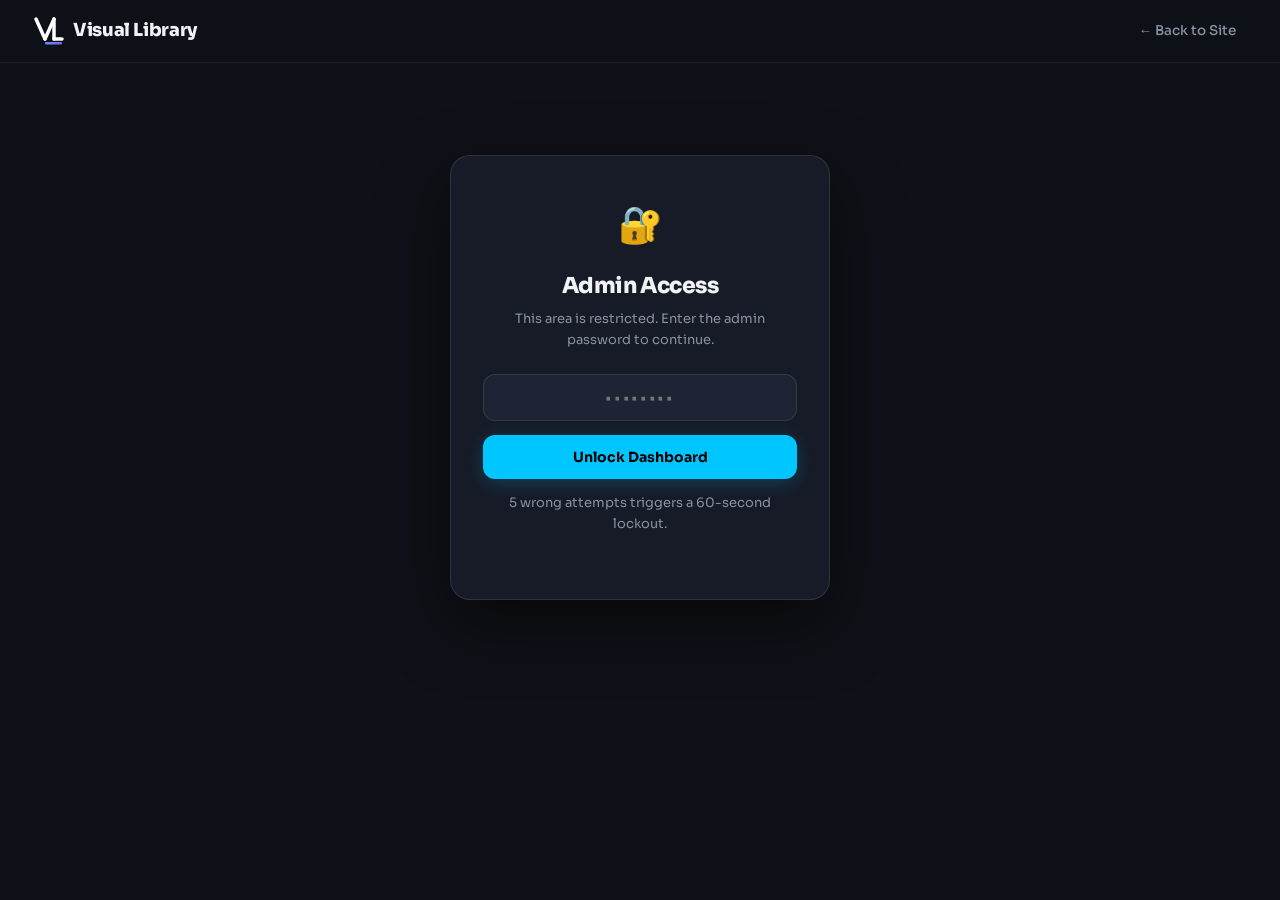
<file: admin.html>
<!DOCTYPE html>
<html lang="en">
<head>
  <meta charset="UTF-8"/>
  <meta name="viewport" content="width=device-width,initial-scale=1,maximum-scale=1"/>
  <meta name="robots" content="noindex,nofollow,noarchive"/>
  <meta name="referrer" content="no-referrer"/>
  <title>Dashboard — Visual Library</title>
  <link rel="icon" type="image/svg+xml" href="/favicon.svg"/>
  <link rel="preconnect" href="https://fonts.googleapis.com"/>
  <link rel="preconnect" href="https://fonts.gstatic.com" crossorigin/>
  <link href="https://fonts.googleapis.com/css2?family=Sora:wght@400;500;600;700;800;900&display=swap" rel="stylesheet"/>
  <link rel="stylesheet" href="/css/style.css"/>
  <style>
    /* ── Admin-only styles ─────────────────────────────────────────────── */
    .admin-wrap{max-width:960px;margin:0 auto;padding:40px 24px 80px;}
    .admin-header{display:flex;align-items:center;justify-content:space-between;margin-bottom:36px;flex-wrap:wrap;gap:12px;}
    .admin-header h1{font-size:26px;font-weight:900;letter-spacing:-0.03em;display:flex;align-items:center;gap:10px;}
    .admin-header h1 span{font-size:13px;font-weight:600;color:var(--accent);background:var(--accent-dim);padding:3px 10px;border-radius:999px;letter-spacing:0;}
    .admin-badge{font-size:11px;color:var(--text-3);background:var(--bg-2);border:1px solid var(--border);padding:4px 12px;border-radius:999px;}

    /* Lock screen */
    .admin-lock-wrap{min-height:70vh;display:flex;align-items:center;justify-content:center;}
    .admin-lock{width:100%;max-width:380px;text-align:center;padding:40px 32px;background:var(--bg-2);border:1px solid var(--border-2);border-radius:20px;box-shadow:0 24px 64px rgba(0,0,0,0.5);}
    .lock-icon{font-size:36px;margin-bottom:14px;}
    .admin-lock h2{font-size:22px;font-weight:900;margin-bottom:6px;letter-spacing:-0.02em;}
    .admin-lock p{color:var(--text-2);font-size:13px;margin-bottom:24px;line-height:1.6;}
    .admin-lock input{
      width:100%;padding:13px 16px;
      background:var(--bg-3);border:1px solid var(--border-2);
      border-radius:12px;color:var(--text-1);font-size:15px;
      margin-bottom:10px;text-align:center;letter-spacing:0.18em;
      font-family:'Sora',sans-serif;transition:border-color var(--t);outline:none;
    }
    .admin-lock input:focus{border-color:var(--accent);box-shadow:0 0 0 3px var(--accent-dim);}
    .admin-error{
      font-size:12.5px;color:#FF5C35;background:rgba(255,92,53,0.10);
      border:1px solid rgba(255,92,53,0.22);border-radius:8px;
      padding:8px 14px;margin-bottom:10px;display:none;
    }
    .admin-lock .btn{width:100%;justify-content:center;padding:13px;font-size:14px;border-radius:12px;margin-top:4px;}
    .lock-hint{font-size:11px;color:var(--text-3);margin-top:14px;line-height:1.5;}

    /* Stats row */
    .stats-row{display:grid;grid-template-columns:repeat(auto-fit,minmax(160px,1fr));gap:12px;margin-bottom:28px;}
    .stat-card{background:var(--bg-2);border:1px solid var(--border);border-radius:16px;padding:20px 18px;transition:border-color var(--t),transform var(--t);}
    .stat-card:hover{border-color:var(--accent);transform:translateY(-2px);}
    .stat-card .num{font-size:36px;font-weight:900;letter-spacing:-0.04em;color:var(--accent);line-height:1;margin-bottom:4px;}
    .stat-card .num.orange{color:var(--cta);}
    .stat-card .num.green{color:#2ECC71;}
    .stat-card .num.small{font-size:15px;line-height:1.5;}
    .stat-card .label{font-size:11px;color:var(--text-2);text-transform:uppercase;letter-spacing:0.08em;font-weight:700;}

    /* Section titles */
    .dash-section{margin-top:36px;}
    .dash-section-hd{font-size:14px;font-weight:800;text-transform:uppercase;letter-spacing:0.07em;color:var(--text-3);margin-bottom:14px;padding-bottom:10px;border-bottom:1px solid var(--border);}

    /* Two-column layout for charts */
    .dash-cols{display:grid;grid-template-columns:1fr 1fr;gap:16px;align-items:start;}
    @media(max-width:640px){.dash-cols{grid-template-columns:1fr;}}

    .dash-card{background:var(--bg-2);border:1px solid var(--border);border-radius:16px;padding:20px;}

    /* Category bar rows */
    .cat-stats{display:flex;flex-direction:column;gap:8px;}
    .cat-stat-row{display:flex;align-items:center;gap:10px;padding:10px 12px;background:var(--bg-3);border-radius:10px;}
    .cat-stat-row .cat-name{font-weight:600;font-size:13px;min-width:110px;}
    .cat-bar-wrap{flex:1;height:4px;background:var(--bg-4);border-radius:999px;overflow:hidden;}
    .cat-bar{height:100%;background:linear-gradient(90deg,var(--accent),#0088FF);border-radius:999px;transition:width 0.6s cubic-bezier(0.4,0,0.2,1);}
    .cat-count{font-size:12px;color:var(--accent);font-weight:700;background:var(--accent-dim);padding:2px 9px;border-radius:999px;min-width:36px;text-align:center;}

    /* Donut chart */
    .donut-wrap{display:flex;align-items:center;gap:20px;flex-wrap:wrap;}
    .donut-legend{display:flex;flex-direction:column;gap:7px;flex:1;min-width:120px;}
    .donut-leg-item{display:flex;align-items:center;gap:7px;font-size:12px;}
    .donut-leg-dot{width:9px;height:9px;border-radius:50%;flex-shrink:0;}
    .donut-leg-name{flex:1;color:var(--text-2);}
    .donut-leg-pct{color:var(--text-1);font-weight:700;}

    /* GA info card */
    .ga-card{background:var(--bg-3);border:1px solid var(--border);border-radius:12px;padding:16px 18px;display:flex;align-items:center;gap:14px;}
    .ga-icon{font-size:28px;flex-shrink:0;}
    .ga-info{flex:1;}
    .ga-info strong{font-size:13.5px;font-weight:700;display:block;margin-bottom:3px;}
    .ga-info span{font-size:12px;color:var(--text-2);}
    .ga-btn{font-size:12px;font-weight:700;color:var(--accent);background:var(--accent-dim);border:1px solid rgba(0,198,255,0.18);padding:6px 14px;border-radius:999px;white-space:nowrap;cursor:pointer;transition:all var(--t);text-decoration:none;}
    .ga-btn:hover{background:var(--accent);color:#000;}

    /* Reference docs */
    .ref-grid{display:grid;grid-template-columns:repeat(auto-fit,minmax(220px,1fr));gap:10px;}
    .ref-card{background:var(--bg-3);border:1px solid var(--border);border-radius:12px;padding:16px;}
    .ref-card h4{font-size:13px;font-weight:700;margin-bottom:10px;color:var(--text-1);}
    .ref-card code{display:block;background:var(--bg-4);padding:2px 8px;border-radius:5px;font-size:12px;color:var(--accent);margin-bottom:5px;font-family:'Courier New',monospace;}
    .ref-card p{font-size:12px;color:var(--text-2);line-height:1.6;}

    /* How-to steps */
    .how-steps{display:flex;flex-direction:column;gap:12px;}
    .how-step{display:flex;gap:14px;align-items:flex-start;background:var(--bg-3);border-radius:12px;padding:14px;}
    .step-num{width:26px;height:26px;border-radius:50%;background:var(--accent);color:#000;font-size:12px;font-weight:900;display:flex;align-items:center;justify-content:center;flex-shrink:0;margin-top:1px;}
    .how-step h4{font-size:13.5px;font-weight:700;margin-bottom:4px;}
    .how-step p{font-size:12.5px;color:var(--text-2);line-height:1.65;}
    .how-step pre{background:var(--bg-4);border:1px solid var(--border);border-radius:8px;padding:12px;font-size:11.5px;overflow-x:auto;color:var(--text-1);line-height:1.8;margin-top:8px;}

    /* Logout btn */
    .logout-btn{font-size:12px;color:var(--text-3);border:1px solid var(--border);padding:6px 14px;border-radius:999px;cursor:pointer;transition:all var(--t);background:transparent;}
    .logout-btn:hover{color:#FF5C35;border-color:#FF5C35;background:rgba(255,92,53,0.08);}
  </style>
  <!-- Google Analytics -->
  <script async src="https://www.googletagmanager.com/gtag/js?id=G-85ST3PM7N6"></script>
  <script>window.dataLayer=window.dataLayer||[];function gtag(){dataLayer.push(arguments);}gtag('js',new Date());gtag('config','G-85ST3PM7N6',{anonymize_ip:true});</script>
</head>
<body data-page="admin">

  <header class="site-header">
    <div class="header-inner">
      <a class="logo" href="/" aria-label="Visual Library Home">
        <img src="/logo-header.svg" width="32" height="32" alt="VL"/>
        <span>Visual Library</span>
      </a>
      <nav class="header-nav" aria-label="Admin navigation">
        <a href="/">← Back to Site</a>
      </nav>
    </div>
  </header>

  <main>
    <!-- ── Lock screen ───────────────────────────────────────────── -->
    <div id="adminLock" class="admin-lock-wrap">
      <div class="admin-lock">
        <div class="lock-icon">🔐</div>
        <h2>Admin Access</h2>
        <p>This area is restricted. Enter the admin password to continue.</p>
        <div id="adminError" class="admin-error"></div>
        <input id="adminPass" type="password" placeholder="••••••••" autocomplete="off" aria-label="Admin password" spellcheck="false"/>
        <button class="btn btn-accent" id="adminSubmit" aria-label="Unlock dashboard">Unlock Dashboard</button>
        <p class="lock-hint">5 wrong attempts triggers a 60-second lockout.</p>
      </div>
    </div>

    <!-- ── Dashboard ─────────────────────────────────────────────── -->
    <div id="adminDash" style="display:none">
      <div class="admin-wrap">

        <div class="admin-header">
          <h1>Dashboard <span>Visual Library</span></h1>
          <div style="display:flex;gap:8px;align-items:center">
            <span class="admin-badge" id="adminTimestamp"></span>
            <button class="logout-btn" id="adminLogout">Log out</button>
          </div>
        </div>

        <!-- ── Stat cards ─────────────────────────────────────── -->
        <div class="stats-row">
          <div class="stat-card">
            <div class="num" id="statWallpapers">—</div>
            <div class="label">Total Wallpapers</div>
          </div>
          <div class="stat-card">
            <div class="num" id="statCategories">—</div>
            <div class="label">Categories</div>
          </div>
          <div class="stat-card">
            <div class="num green" id="statNewest">—</div>
            <div class="label">Newest Added</div>
          </div>
          <div class="stat-card">
            <div class="num orange small" id="statLast">—</div>
            <div class="label">Last Entry Title</div>
          </div>
        </div>

        <!-- ── Analytics link ─────────────────────────────────── -->
        <div class="dash-section">
          <div class="dash-section-hd">Live Traffic — Google Analytics</div>
          <div class="ga-card">
            <div class="ga-icon">📊</div>
            <div class="ga-info">
              <strong>Real-time &amp; historical traffic data</strong>
              <span>View sessions, page views, top pages, countries &amp; more in GA4 (Property: G-85ST3PM7N6)</span>
            </div>
            <a class="ga-btn" href="https://analytics.google.com" target="_blank" rel="noopener noreferrer">Open GA4 →</a>
          </div>
        </div>

        <!-- ── Charts ─────────────────────────────────────────── -->
        <div class="dash-section">
          <div class="dash-section-hd">Wallpaper Distribution</div>
          <div class="dash-cols">
            <div class="dash-card">
              <div style="font-size:13px;font-weight:700;margin-bottom:14px;color:var(--text-2)">By Category — Count</div>
              <div class="cat-stats" id="adminCatList"></div>
            </div>
            <div class="dash-card">
              <div style="font-size:13px;font-weight:700;margin-bottom:14px;color:var(--text-2)">By Category — Share</div>
              <div id="adminCatChart"></div>
            </div>
          </div>
        </div>

        <!-- ── Category reference ─────────────────────────────── -->
        <div class="dash-section">
          <div class="dash-section-hd">Category &amp; ID Reference</div>
          <div class="ref-grid" id="adminCatRef"></div>
        </div>

        <!-- ── How to add wallpaper ───────────────────────────── -->
        <div class="dash-section">
          <div class="dash-section-hd">How to Add a Wallpaper</div>
          <div class="how-steps">
            <div class="how-step">
              <div class="step-num">1</div>
              <div>
                <h4>Upload to Cloudinary</h4>
                <p>Open Cloudinary → Media Library → correct category folder → upload image. Copy the <strong>Public ID</strong> from asset details panel.</p>
              </div>
            </div>
            <div class="how-step">
              <div class="step-num">2</div>
              <div>
                <h4>Edit wallpapers.json on GitHub</h4>
                <p>Go to your repo → click <strong>wallpapers.json</strong> → pencil icon to edit. Add a new entry inside the <code style="background:var(--bg-4);padding:1px 6px;border-radius:4px;font-size:12px">wallpapers</code> array:</p>
                <pre>{
  "id": "unique-slug-here",
  "title": "Wallpaper Title Here",
  "category": "marvel",
  "subcategory": null,
  "tags": ["tag one", "tag two", "tag three"],
  "cloudinary_id": "Your_Cloudinary_Public_ID",
  "resolution": "4K",
  "featured": false
}</pre>
              </div>
            </div>
            <div class="how-step">
              <div class="step-num">3</div>
              <div>
                <h4>Commit &amp; Deploy</h4>
                <p>Scroll down → <strong>Commit changes</strong> → Commit directly to main → Netlify redeploys in ~30 seconds. Remember: batch changes into max 5–8 deploys/month to stay within credits.</p>
              </div>
            </div>
          </div>
        </div>

      </div>
    </div>
  </main>

  <script src="/js/app.js"></script>
  <script>
    /* Logout button */
    document.addEventListener('DOMContentLoaded',function(){
      var lb=document.getElementById('adminLogout');
      if(lb){
        lb.addEventListener('click',function(){
          sessionStorage.clear();
          window.location.reload();
        });
      }
      /* Timestamp */
      var ts=document.getElementById('adminTimestamp');
      if(ts)ts.textContent=new Date().toLocaleString('en-US',{month:'short',day:'numeric',year:'numeric',hour:'2-digit',minute:'2-digit'});
      /* Build category reference cards after data loads (slight delay) */
      setTimeout(function(){
        var ref=document.getElementById('adminCatRef');
        if(!ref||!window._vlCats)return;
      },600);
    });
  </script>
</body>
</html>
</file>
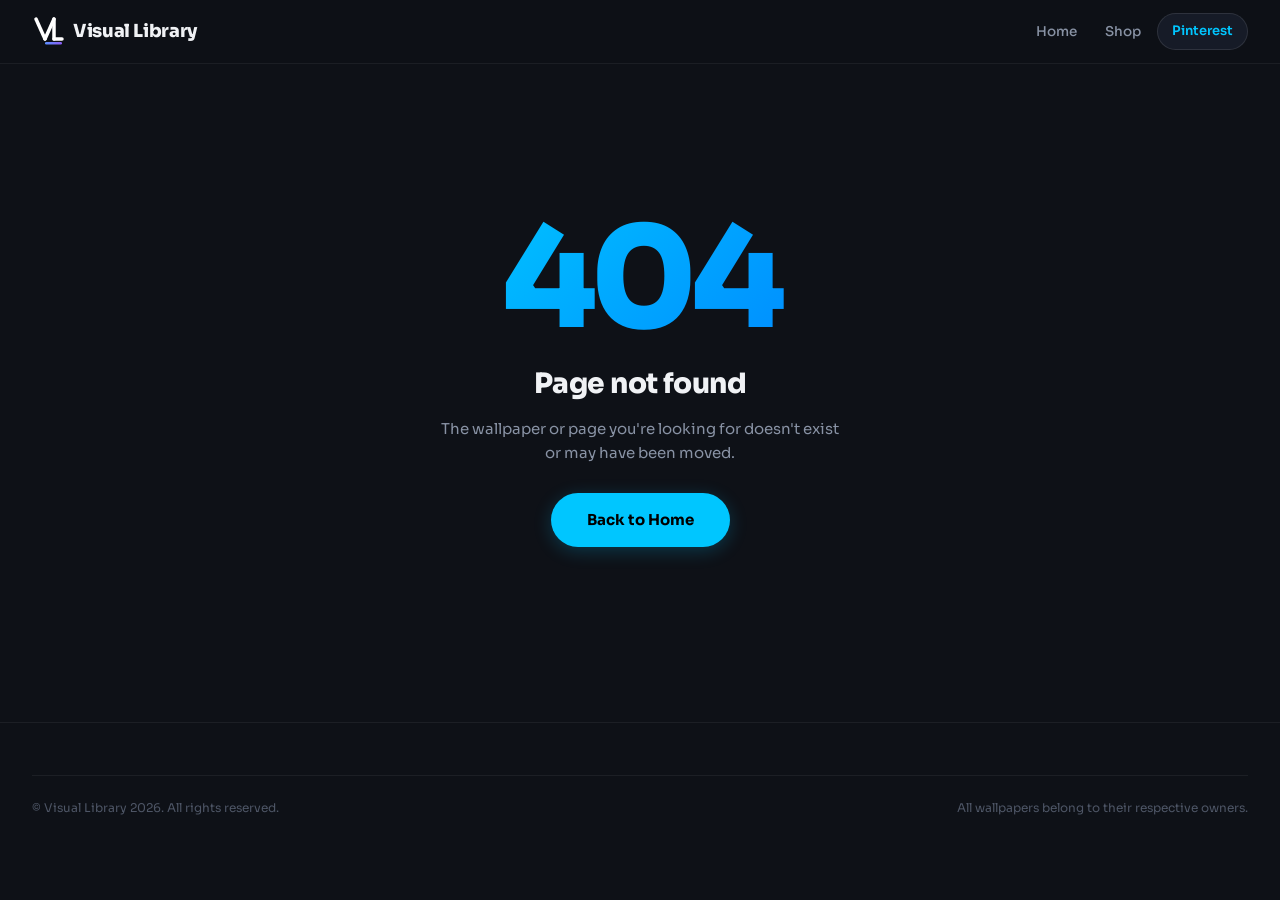
<file: category.html>
<!DOCTYPE html>
<html lang="en">
<head>
  <meta charset="UTF-8"/>
  <meta name="google-adsense-account" content="ca-pub-4473438283681618"/>
  <meta name="viewport" content="width=device-width,initial-scale=1,maximum-scale=5"/>
  <title>Category — Visual Library</title>
  <meta name="description" content="Browse free HD and 4K wallpapers by category at Visual Library."/>
  <meta name="robots" content="index,follow"/>
  <meta property="og:type" content="website"/>
  <meta property="og:site_name" content="Visual Library"/>
  <!-- canonical set dynamically by app.js -->
  <link rel="canonical" href="https://visuallibrary.netlify.app/category.html"/>
  <link rel="icon" type="image/svg+xml" href="/favicon.svg"/>
  <link rel="preconnect" href="https://fonts.googleapis.com"/>
  <link rel="preconnect" href="https://fonts.gstatic.com" crossorigin/>
  <link href="https://fonts.googleapis.com/css2?family=Sora:wght@400;500;600;700;800;900&display=swap" rel="stylesheet"/>
  <link rel="stylesheet" href="/css/style.css"/>
  <!-- Google Analytics -->
  <script async src="https://www.googletagmanager.com/gtag/js?id=G-85ST3PM7N6"></script>
  <script>window.dataLayer=window.dataLayer||[];function gtag(){dataLayer.push(arguments);}gtag('js',new Date());gtag('config','G-85ST3PM7N6',{anonymize_ip:true});</script>
  <!-- Google AdSense -->
  <script async src="https://pagead2.googlesyndication.com/pagead/js/adsbygoogle.js?client=ca-pub-4473438283681618" crossorigin="anonymous"></script>
</head>
<body data-page="category">

  <header class="site-header">
    <div class="header-inner">
      <a class="logo" href="/" aria-label="Visual Library Home">
        <img src="/logo-header.svg" width="32" height="32" alt="VL"/>
        <span>Visual Library</span>
      </a>
      <div class="header-search-wrap">
        <form class="vl-search" role="search" autocomplete="off">
          <div class="search-box">
            <svg fill="none" viewBox="0 0 24 24" aria-hidden="true"><path d="M21 21l-4.35-4.35M11 19a8 8 0 1 1 0-16 8 8 0 0 1 0 16z" stroke="currentColor" stroke-linecap="round" stroke-linejoin="round" stroke-width="2"/></svg>
            <input name="q" placeholder="Search wallpapers..." type="text" aria-label="Search wallpapers"/>
            <button class="search-submit" type="button">Search</button>
          </div>
          <div class="search-dropdown" role="listbox"></div>
        </form>
      </div>
      <nav class="header-nav" aria-label="Main navigation">
        <a href="/">Home</a>
        <a href="/shop.html" class="shop-nav-btn">Shop</a>
        <a class="pin-btn" href="https://www.pinterest.com/the_visuallibrary/" target="_blank" rel="noopener noreferrer">
          <svg style="width:13px;height:13px;fill:currentColor" viewBox="0 0 24 24" aria-hidden="true"><path d="M12 0a12 12 0 0 0-4.37 23.17c-.06-.94-.11-2.38.02-3.4.12-.93.8-5.9.8-5.9s-.2-.4-.2-1c0-.94.55-1.64 1.23-1.64.58 0 .86.43.86.96 0 .58-.37 1.46-.56 2.27-.16.68.34 1.23 1.01 1.23 1.21 0 2.14-1.28 2.14-3.12 0-1.63-1.17-2.77-2.84-2.77-1.94 0-3.08 1.45-3.08 2.95 0 .58.22 1.21.5 1.55a.2.2 0 0 1 .05.19c-.05.22-.17.68-.2.78-.03.13-.1.16-.24.1-.9-.42-1.46-1.73-1.46-2.79 0-2.27 1.65-4.36 4.76-4.36 2.5 0 4.44 1.78 4.44 4.16 0 2.48-1.57 4.48-3.74 4.48-.73 0-1.42-.38-1.65-.83l-.45 1.72c-.16.63-.6 1.42-.9 1.9A12 12 0 1 0 12 0z"/></svg>
          Pinterest
        </a>
      </nav>
      <button class="menu-toggle" id="menuToggle" aria-label="Toggle menu" aria-expanded="false" aria-controls="mobileNav">
        <svg fill="none" viewBox="0 0 24 24" aria-hidden="true"><path d="M4 6h16M4 12h16M4 18h16" stroke="currentColor" stroke-linecap="round" stroke-width="2"/></svg>
      </button>
    </div>
    <div class="mobile-search-bar" aria-hidden="true">
      <form class="vl-search" role="search" autocomplete="off">
        <div class="search-box">
          <svg fill="none" viewBox="0 0 24 24" aria-hidden="true"><path d="M21 21l-4.35-4.35M11 19a8 8 0 1 1 0-16 8 8 0 0 1 0 16z" stroke="currentColor" stroke-linecap="round" stroke-linejoin="round" stroke-width="2"/></svg>
          <input name="q" placeholder="Search..." type="text" aria-label="Search wallpapers"/>
          <button class="search-submit" type="button">Go</button>
        </div>
        <div class="search-dropdown" role="listbox"></div>
      </form>
    </div>
    <nav class="mobile-nav" id="mobileNav" aria-label="Mobile navigation">
      <a href="/">Home</a>
      <a href="/shop.html" class="shop-nav-btn">Shop</a>
      <a href="https://www.pinterest.com/the_visuallibrary/" target="_blank" rel="noopener noreferrer">Pinterest</a>
    </nav>
  </header>

  <main>
    <section class="cat-hero">
      <div class="container">
        <a class="back-link" href="/" aria-label="Back to all wallpapers">
          <svg fill="none" viewBox="0 0 24 24" aria-hidden="true"><path d="M19 12H5M5 12l7-7M5 12l7 7" stroke-linecap="round" stroke-linejoin="round" stroke-width="2"/></svg>
          All Categories
        </a>
        <h1 id="catTitle" style="margin-top:16px">Category</h1>
        <p id="catDesc"></p>
        <!-- subcategory chips removed — they caused 404s; main categories only -->
      </div>
    </section>

    <!-- Ad: Category Top -->
    <div class="ad-unit ad-strip" aria-label="Advertisement">
      <ins class="adsbygoogle"
           style="display:block"
           data-ad-client="ca-pub-4473438283681618"
           data-ad-slot="3183804713"
           data-ad-format="auto"
           data-full-width-responsive="true"></ins>
      <script>(adsbygoogle=window.adsbygoogle||[]).push({});</script>
    </div>

    <section class="wp-section" aria-label="Wallpapers in category">
      <div class="container">
        <!-- Grid renders here; JS injects an in-grid ad card every 12 wallpapers -->
        <div class="wp-grid" id="wp-grid" role="list"></div>
        <div class="load-more-wrap">
          <button class="btn btn-outline" id="loadMoreBtn" style="display:none">Load More</button>
        </div>
      </div>
    </section>
  </main>

  <footer class="site-footer">
    <div class="container">
      <div class="footer-bottom">
        <span>© Visual Library 2026. All rights reserved.</span>
        <span>All wallpapers belong to their respective owners.</span>
      </div>
    </div>
  </footer>

  <script src="/js/app.js"></script>
</body>
</html>
</file>
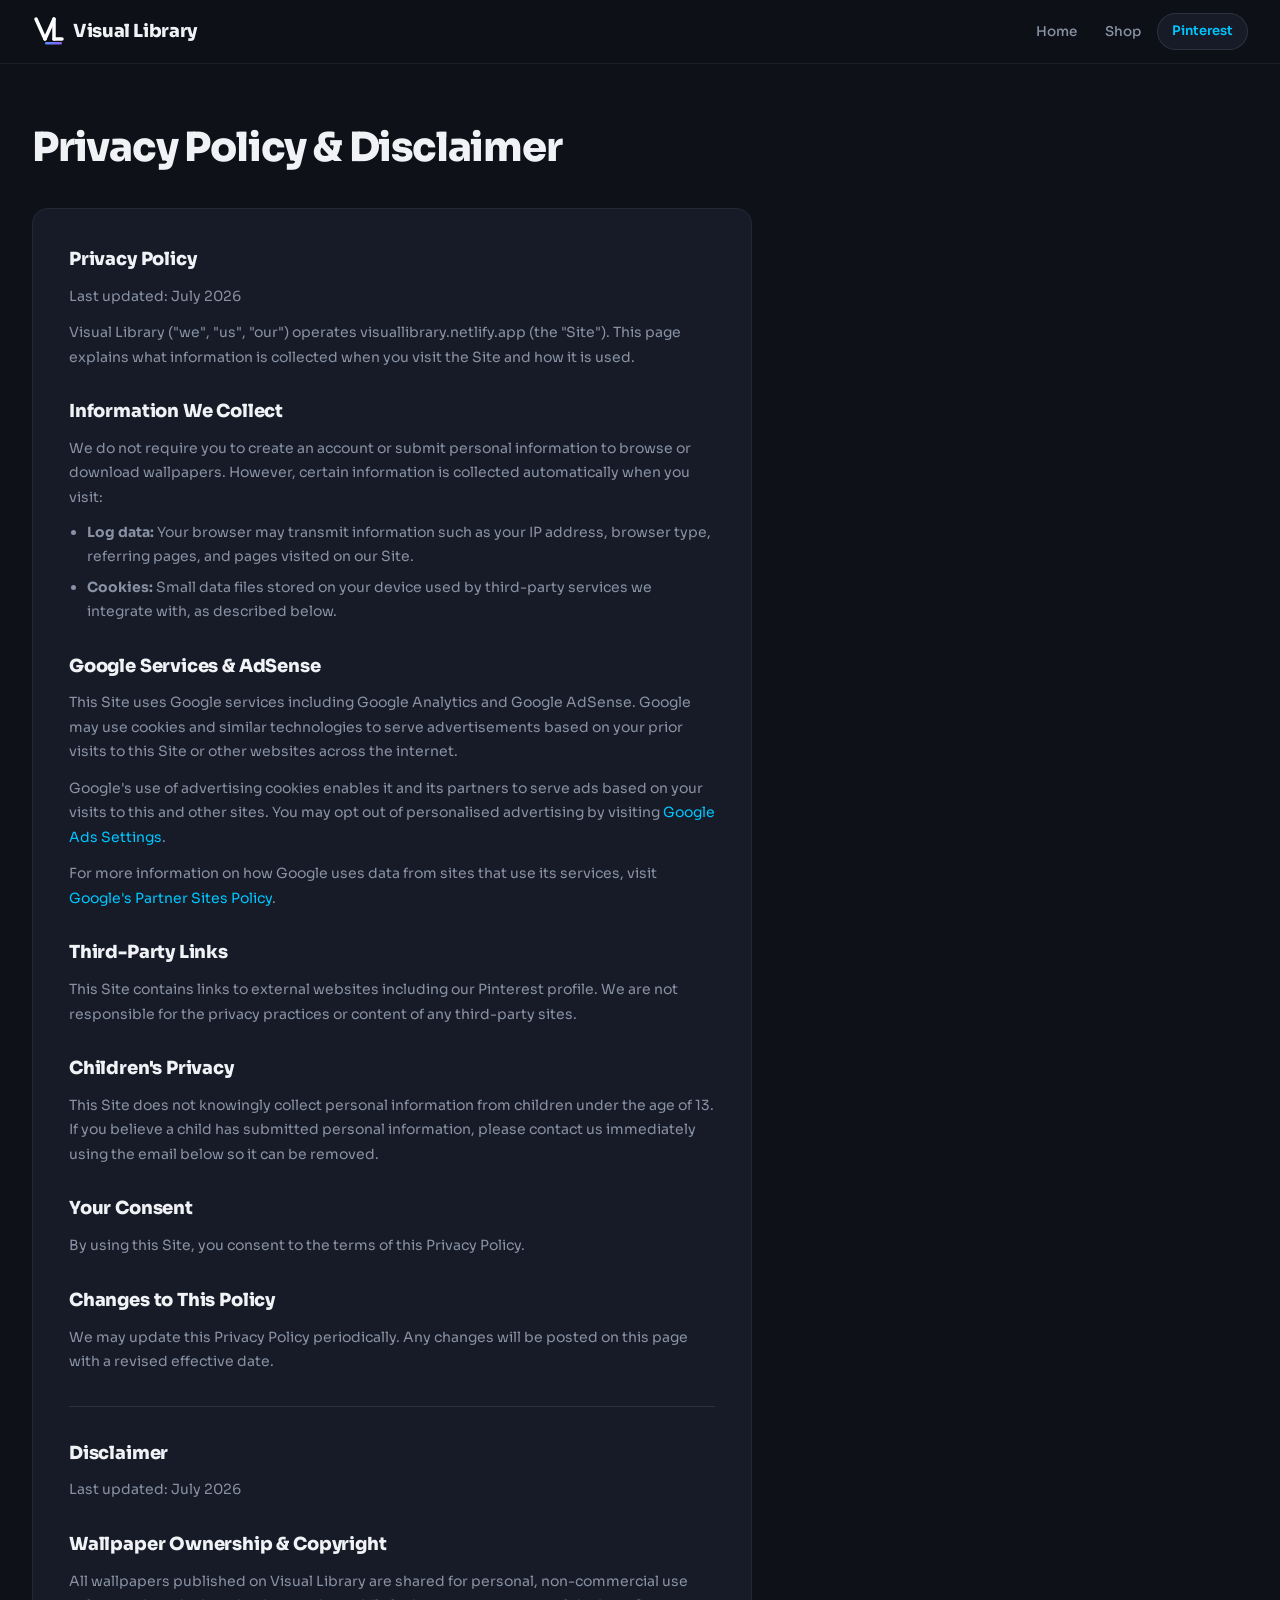
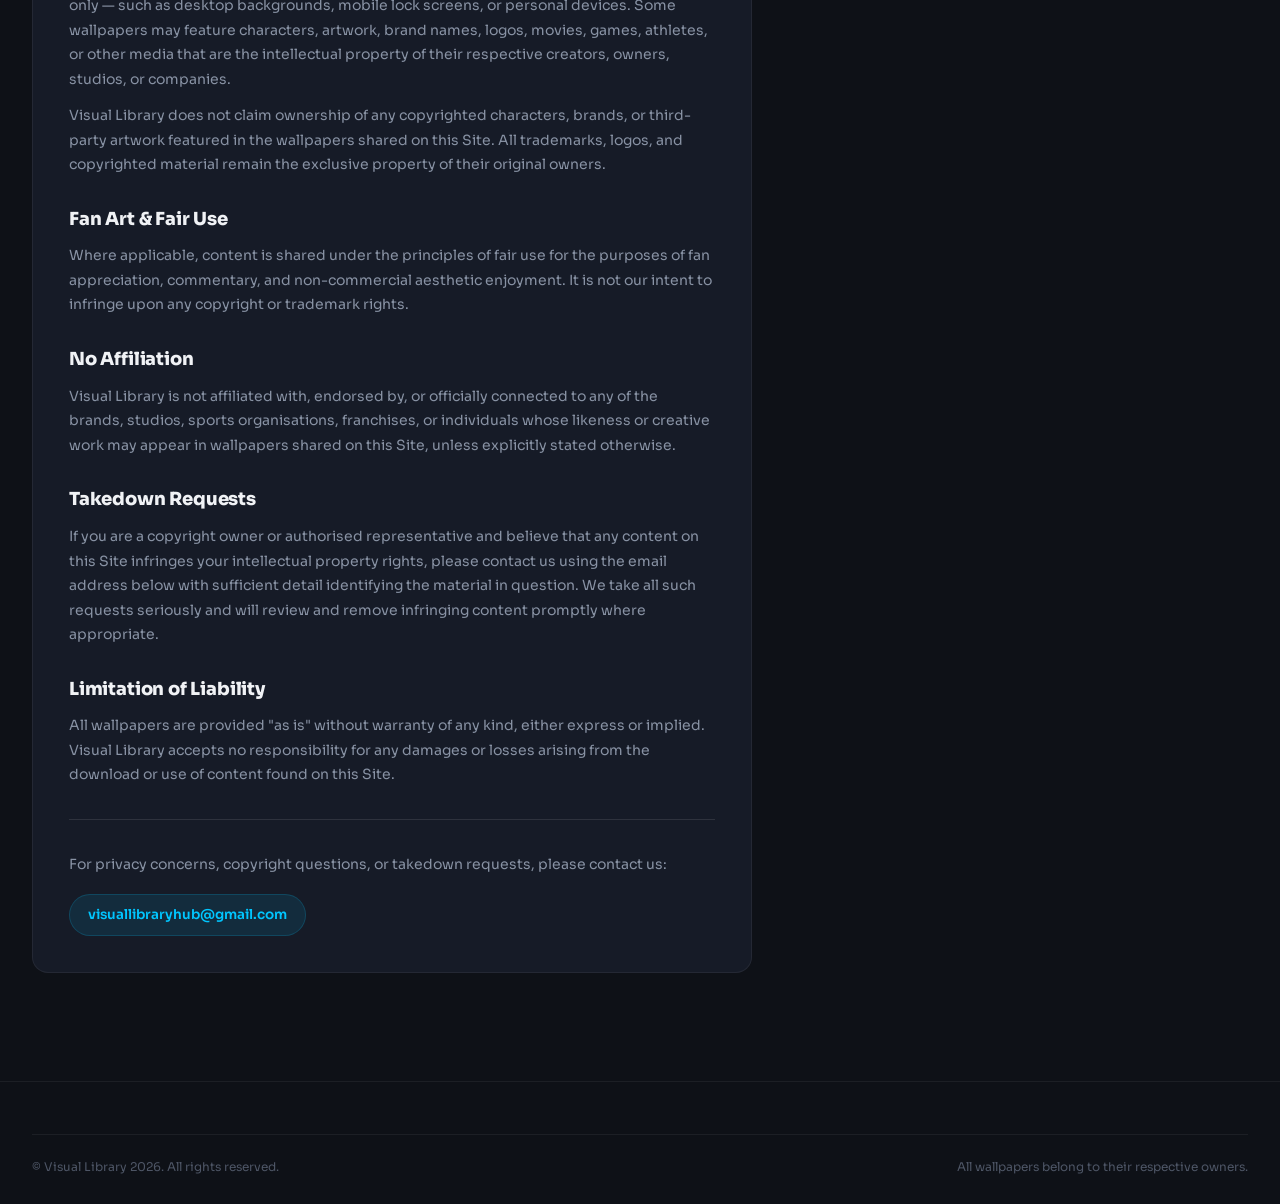
<file: privacy.html>
<!DOCTYPE html>
<html lang="en">
<head>
<meta charset="UTF-8"/>
<meta name="viewport" content="width=device-width,initial-scale=1,maximum-scale=5"/>
<title>Privacy Policy &amp; Disclaimer — Visual Library</title>
<meta name="description" content="Privacy Policy and Disclaimer for Visual Library. Learn how we handle your data and our content ownership disclaimer."/>
<link rel="canonical" href="https://visuallibrary.netlify.app/privacy.html"/>
<link rel="icon" type="image/svg+xml" href="/favicon.svg"/>
<link rel="preconnect" href="https://fonts.googleapis.com"/>
<link rel="preconnect" href="https://fonts.gstatic.com" crossorigin/>
<link href="https://fonts.googleapis.com/css2?family=Sora:wght@400;500;600;700;800;900&display=swap" rel="stylesheet"/>
<link rel="stylesheet" href="/css/style.css"/>
<!-- Google tag (gtag.js) --><script async src="https://www.googletagmanager.com/gtag/js?id=G-85ST3PM7N6"></script><script>window.dataLayer=window.dataLayer||[];function gtag(){dataLayer.push(arguments);}gtag('js',new Date());gtag('config','G-85ST3PM7N6');</script>
</head>
<body data-page="static">

<header class="site-header">
  <div class="header-inner">
    <a class="logo" href="/" aria-label="Visual Library Home">
      <img src="/logo-header.svg" width="32" height="32" alt="VL"/>
      <span>Visual Library</span>
    </a>
    <nav class="header-nav" aria-label="Main navigation">
      <a href="/">Home</a>
      <a href="/shop.html" class="shop-nav-btn">Shop</a>
      <a class="pin-btn" href="https://www.pinterest.com/the_visuallibrary/" target="_blank" rel="noopener noreferrer">Pinterest</a>
    </nav>
    <button class="menu-toggle" id="menuToggle" aria-label="Toggle menu" aria-expanded="false" aria-controls="mobileNav">
      <svg fill="none" viewBox="0 0 24 24" aria-hidden="true"><path d="M4 6h16M4 12h16M4 18h16" stroke="currentColor" stroke-linecap="round" stroke-width="2"/></svg>
    </button>
  </div>
  <nav class="mobile-nav" id="mobileNav" aria-label="Mobile navigation">
    <a href="/">Home</a>
    <a href="/shop.html" class="shop-nav-btn">Shop</a>
    <a href="https://www.pinterest.com/the_visuallibrary/" target="_blank" rel="noopener noreferrer">Pinterest</a>
  </nav>
</header>

<main>
  <section class="static-page">
    <div class="container">
      <h1>Privacy Policy &amp; Disclaimer</h1>
      <div class="static-content">

        <h2>Privacy Policy</h2>
        <p>Last updated: July 2026</p>
        <p>Visual Library ("we", "us", "our") operates visuallibrary.netlify.app (the "Site"). This page explains what information is collected when you visit the Site and how it is used.</p>

        <h2>Information We Collect</h2>
        <p>We do not require you to create an account or submit personal information to browse or download wallpapers. However, certain information is collected automatically when you visit:</p>
        <ul>
          <li><strong>Log data:</strong> Your browser may transmit information such as your IP address, browser type, referring pages, and pages visited on our Site.</li>
          <li><strong>Cookies:</strong> Small data files stored on your device used by third-party services we integrate with, as described below.</li>
        </ul>

        <h2>Google Services &amp; AdSense</h2>
        <p>This Site uses Google services including Google Analytics and Google AdSense. Google may use cookies and similar technologies to serve advertisements based on your prior visits to this Site or other websites across the internet.</p>
        <p>Google's use of advertising cookies enables it and its partners to serve ads based on your visits to this and other sites. You may opt out of personalised advertising by visiting <a href="https://adssettings.google.com" target="_blank" rel="noopener noreferrer">Google Ads Settings</a>.</p>
        <p>For more information on how Google uses data from sites that use its services, visit <a href="https://policies.google.com/technologies/partner-sites" target="_blank" rel="noopener noreferrer">Google's Partner Sites Policy</a>.</p>

        <h2>Third-Party Links</h2>
        <p>This Site contains links to external websites including our Pinterest profile. We are not responsible for the privacy practices or content of any third-party sites.</p>

        <h2>Children's Privacy</h2>
        <p>This Site does not knowingly collect personal information from children under the age of 13. If you believe a child has submitted personal information, please contact us immediately using the email below so it can be removed.</p>

        <h2>Your Consent</h2>
        <p>By using this Site, you consent to the terms of this Privacy Policy.</p>

        <h2>Changes to This Policy</h2>
        <p>We may update this Privacy Policy periodically. Any changes will be posted on this page with a revised effective date.</p>

        <hr id="disclaimer"/>

        <h2>Disclaimer</h2>
        <p>Last updated: July 2026</p>

        <h2>Wallpaper Ownership &amp; Copyright</h2>
        <p>All wallpapers published on Visual Library are shared for personal, non-commercial use only — such as desktop backgrounds, mobile lock screens, or personal devices. Some wallpapers may feature characters, artwork, brand names, logos, movies, games, athletes, or other media that are the intellectual property of their respective creators, owners, studios, or companies.</p>
        <p>Visual Library does not claim ownership of any copyrighted characters, brands, or third-party artwork featured in the wallpapers shared on this Site. All trademarks, logos, and copyrighted material remain the exclusive property of their original owners.</p>

        <h2>Fan Art &amp; Fair Use</h2>
        <p>Where applicable, content is shared under the principles of fair use for the purposes of fan appreciation, commentary, and non-commercial aesthetic enjoyment. It is not our intent to infringe upon any copyright or trademark rights.</p>

        <h2>No Affiliation</h2>
        <p>Visual Library is not affiliated with, endorsed by, or officially connected to any of the brands, studios, sports organisations, franchises, or individuals whose likeness or creative work may appear in wallpapers shared on this Site, unless explicitly stated otherwise.</p>

        <h2>Takedown Requests</h2>
        <p>If you are a copyright owner or authorised representative and believe that any content on this Site infringes your intellectual property rights, please contact us using the email address below with sufficient detail identifying the material in question. We take all such requests seriously and will review and remove infringing content promptly where appropriate.</p>

        <h2>Limitation of Liability</h2>
        <p>All wallpapers are provided "as is" without warranty of any kind, either express or implied. Visual Library accepts no responsibility for any damages or losses arising from the download or use of content found on this Site.</p>

        <hr/>
        <p>For privacy concerns, copyright questions, or takedown requests, please contact us:</p>
        <a class="contact-email" href="mailto:visuallibraryhub@gmail.com">visuallibraryhub@gmail.com</a>

      </div>
    </div>
  </section>
</main>

<footer class="site-footer">
  <div class="container">
    <div class="footer-bottom">
      <span>© Visual Library 2026. All rights reserved.</span>
      <span>All wallpapers belong to their respective owners.</span>
    </div>
  </div>
</footer>

<script src="/js/app.js"></script>
</body>
</html>
</file>
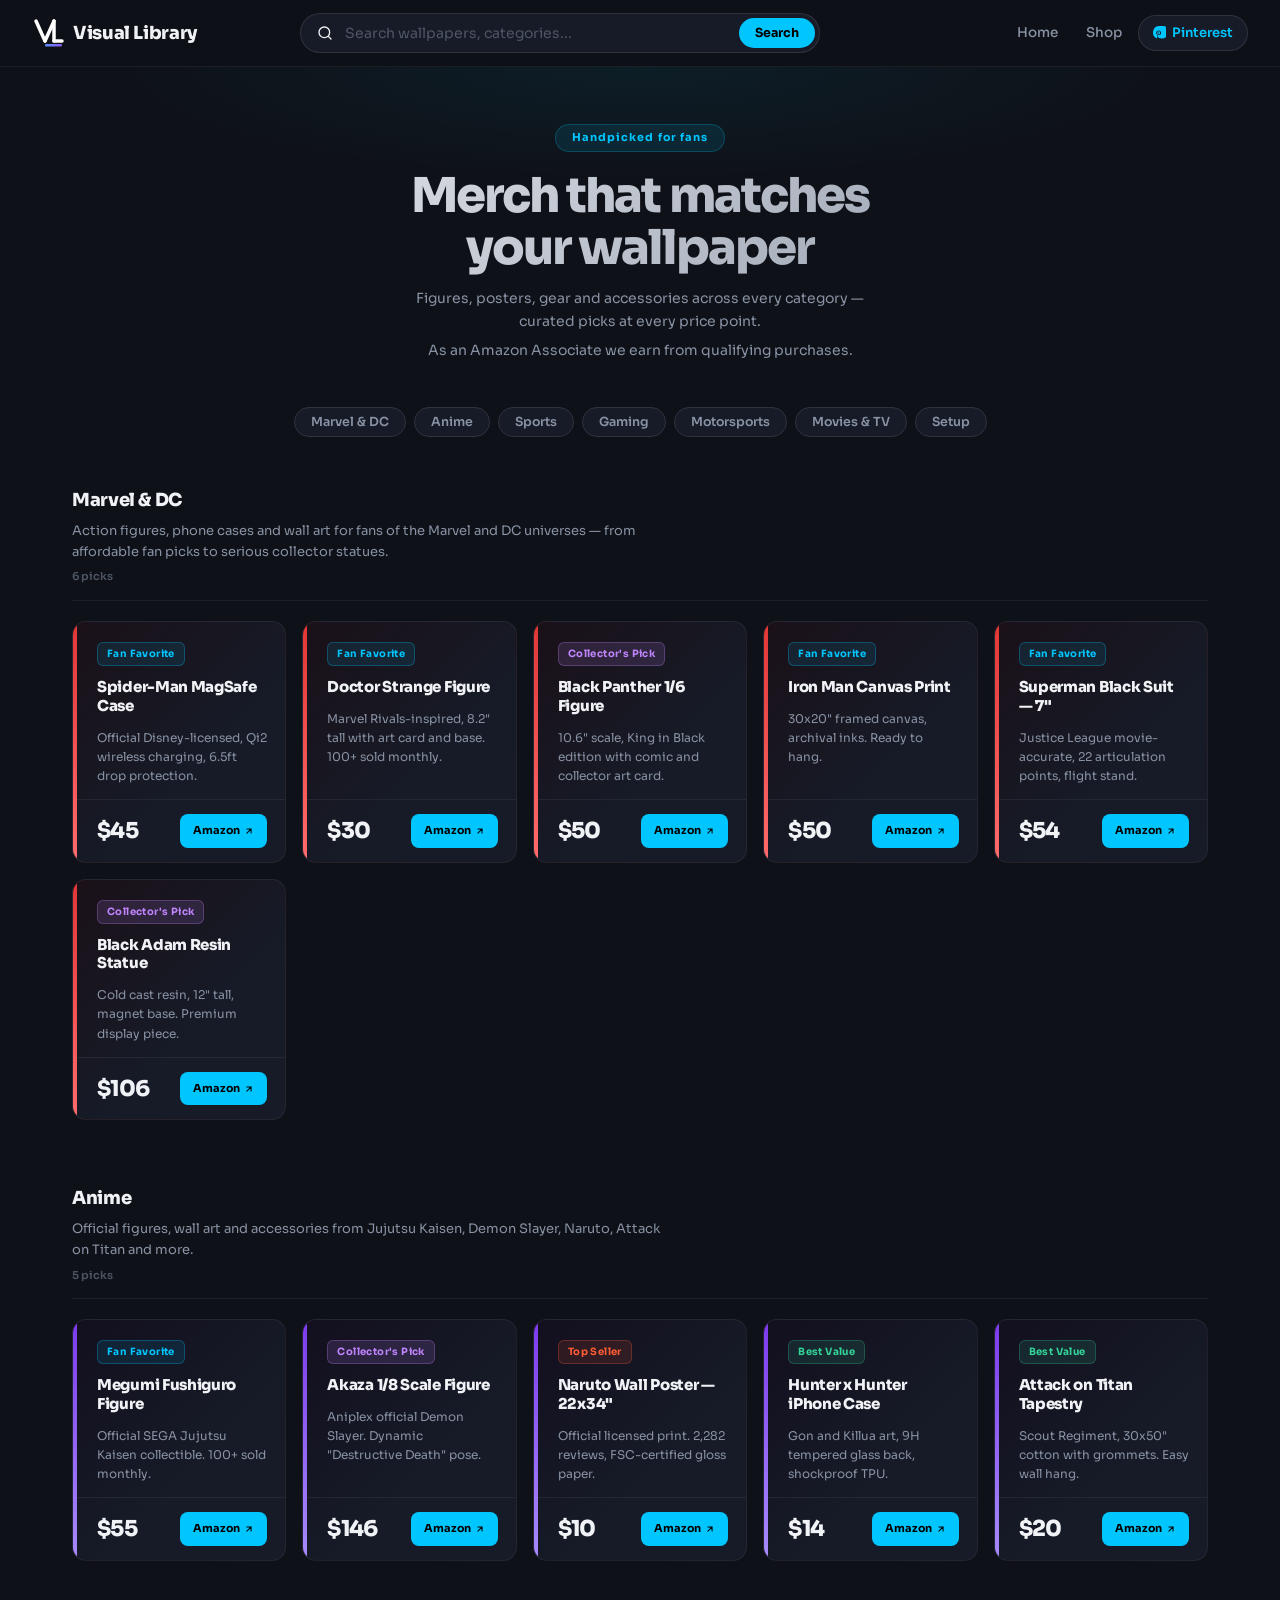
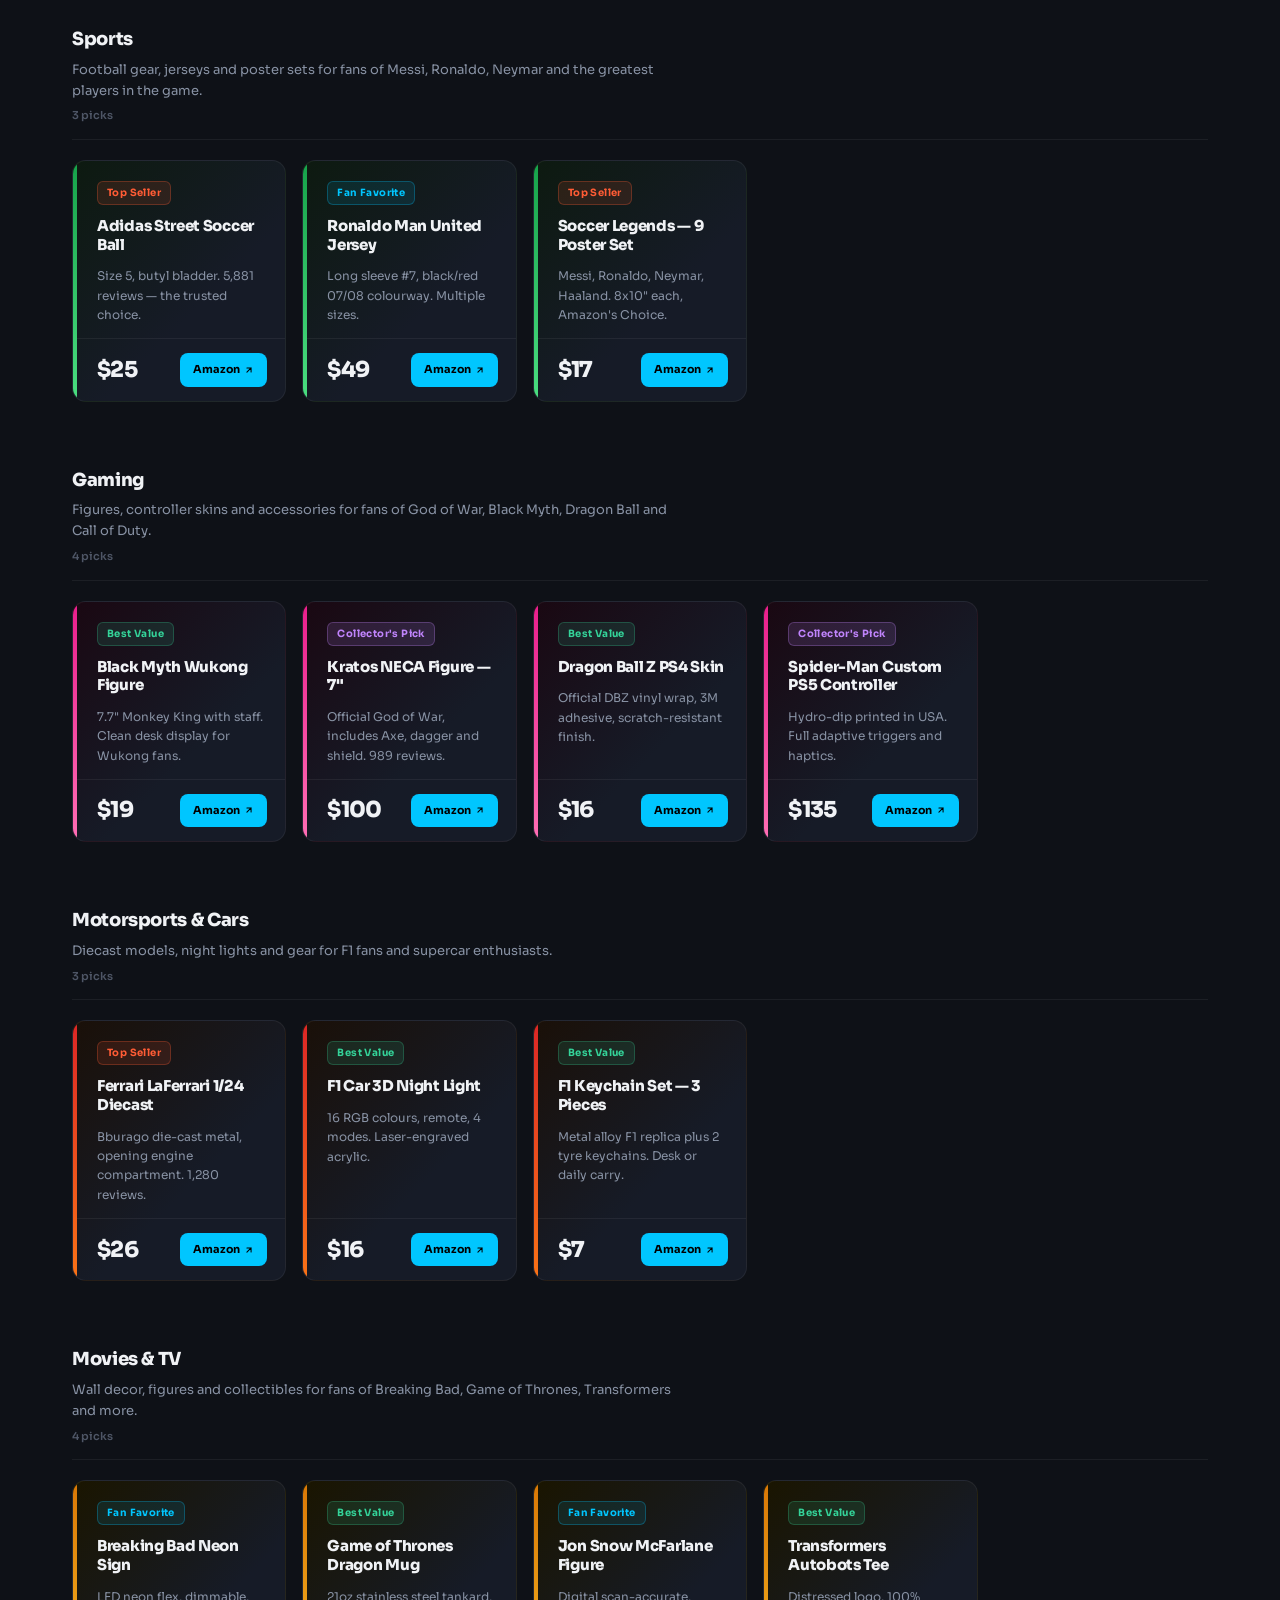
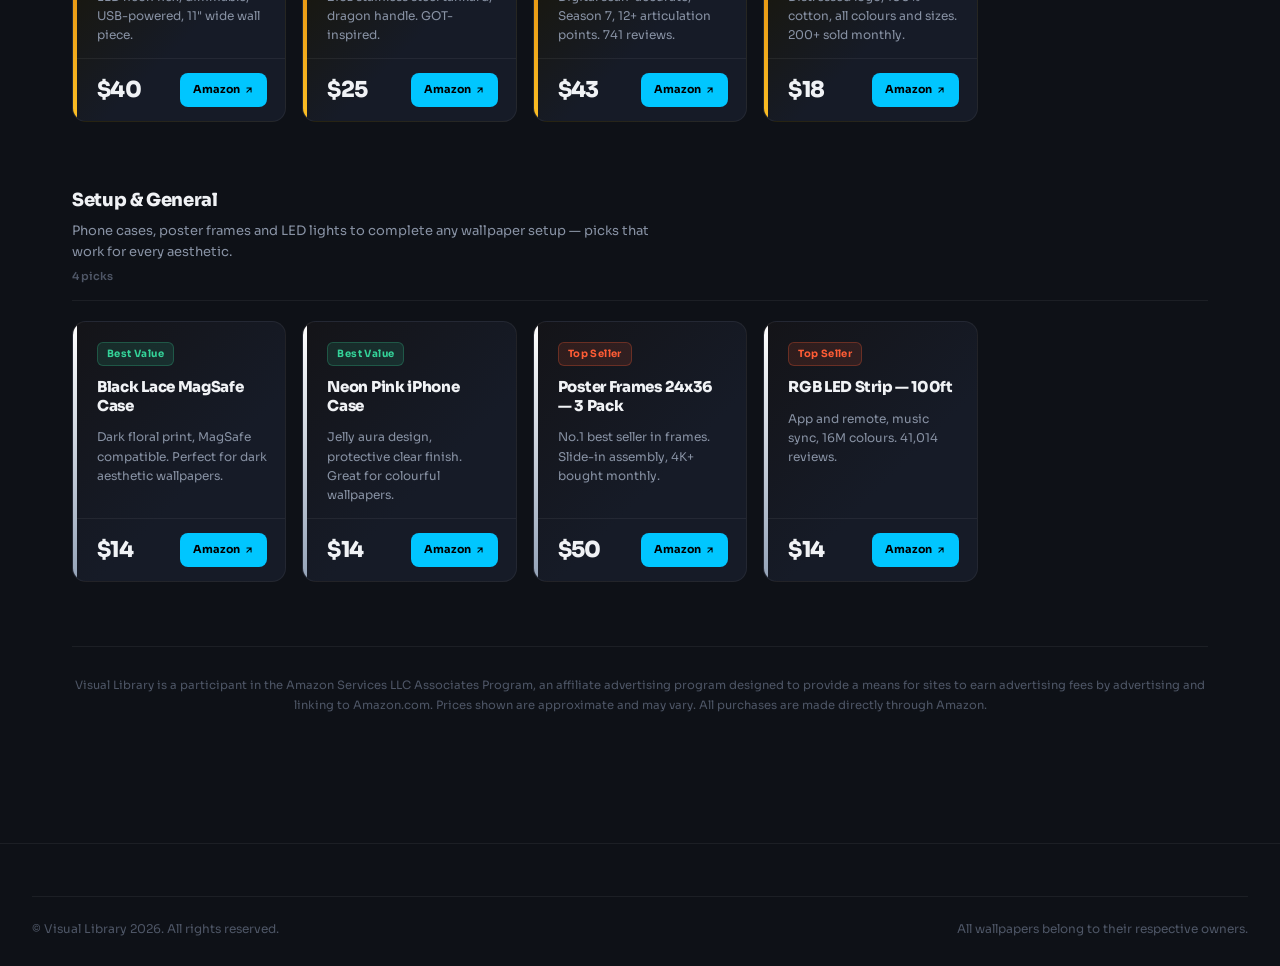
<file: shop.html>
<!DOCTYPE html>
<html lang="en">
<head>
<meta charset="UTF-8"/>
<meta name="viewport" content="width=device-width,initial-scale=1,maximum-scale=5"/>
<title>Shop — Visual Library | Merch & Collectibles for Fans</title>
<meta name="description" content="Handpicked figures, posters, gear and accessories for Marvel, DC, Anime, Gaming, Sports and Motorsports fans. Every pick curated by Visual Library."/>
<link rel="canonical" href="https://visuallibrary.netlify.app/shop.html"/>
<link rel="icon" type="image/svg+xml" href="/favicon.svg"/>
<link rel="preconnect" href="https://fonts.googleapis.com"/>
<link rel="preconnect" href="https://fonts.gstatic.com" crossorigin/>
<link href="https://fonts.googleapis.com/css2?family=Sora:wght@400;500;600;700;800;900&display=swap" rel="stylesheet"/>
<link rel="stylesheet" href="/css/style.css"/>
<script async src="https://www.googletagmanager.com/gtag/js?id=G-85ST3PM7N6"></script>
<script>window.dataLayer=window.dataLayer||[];function gtag(){dataLayer.push(arguments);}gtag('js',new Date());gtag('config','G-85ST3PM7N6');</script>
<style>
/* ── layout ── */
.shop-wrap{max-width:1200px;margin:0 auto;padding:0 32px 100px;}
@media(max-width:768px){.shop-wrap{padding:0 20px 80px;}}

/* ── hero ── */
.shop-hero{
  padding:56px 0 40px;text-align:center;position:relative;
}
.shop-hero::before{
  content:'';position:absolute;inset:0;pointer-events:none;
  background:radial-gradient(ellipse 70% 50% at 50% 0%,rgba(0,198,255,0.07) 0%,transparent 70%);
}
.shop-hero-label{
  display:inline-block;font-size:11px;font-weight:700;
  letter-spacing:0.10em;color:var(--accent);
  border:1px solid rgba(0,198,255,0.22);
  background:var(--accent-dim);border-radius:999px;
  padding:4px 16px;margin-bottom:18px;
}
.shop-hero h1{
  font-size:clamp(24px,4vw,48px);font-weight:900;
  letter-spacing:-0.04em;line-height:1.1;margin:0 0 12px;
  background:linear-gradient(135deg,var(--text-1) 0%,var(--text-2) 100%);
  -webkit-background-clip:text;-webkit-text-fill-color:transparent;background-clip:text;
}
.shop-hero p{font-size:14px;color:var(--text-2);max-width:460px;margin:0 auto 6px;line-height:1.65;}
.shop-affiliate-note{font-size:11px;color:var(--text-3);margin-top:10px;}

/* ── jump nav ── */
.shop-nav{
  display:flex;flex-wrap:wrap;gap:8px;
  justify-content:center;margin:0 0 52px;
  padding:0;list-style:none;
}
.shop-nav a{
  font-size:12.5px;font-weight:600;color:var(--text-2);
  background:var(--bg-2);border:1px solid var(--border-2);
  border-radius:999px;padding:6px 16px;text-decoration:none;
  transition:all var(--t);
}
.shop-nav a:hover{color:var(--text-1);border-color:var(--accent);background:var(--accent-dim);}

/* ── section ── */
.shop-section{margin-bottom:64px;}
.shop-section-hd{
  margin-bottom:20px;padding-bottom:14px;
  border-bottom:1px solid var(--border);
  display:flex;flex-direction:column;gap:6px;
}
.shop-section-hd h2{
  font-size:18px;font-weight:800;
  color:var(--text-1);letter-spacing:-0.02em;margin:0;
}
.shop-section-desc{
  font-size:13px;color:var(--text-2);
  line-height:1.6;max-width:600px;margin:0;
}
.shop-section-meta{font-size:11px;color:var(--text-3);font-weight:600;}

/* ── grid ── */
.shop-grid{
  display:grid;
  grid-template-columns:repeat(auto-fill,minmax(210px,1fr));
  gap:16px;
}
@media(max-width:640px){.shop-grid{grid-template-columns:1fr 1fr;gap:12px;}}
@media(max-width:360px){.shop-grid{grid-template-columns:1fr;}}

/* ── card ── */
.shop-card{
  border-radius:14px;
  padding:0;
  display:flex;flex-direction:column;
  transition:transform var(--t),box-shadow var(--t),border-color var(--t);
  text-decoration:none;
  overflow:hidden;
  position:relative;
  min-height:240px;
  border:1px solid var(--border);
  /* left accent strip via box-shadow inset */
}
.shop-card:hover{
  transform:translateY(-6px);
  box-shadow:0 24px 56px rgba(0,0,0,0.55);
}

/* left colour strip — 4px solid left border using outline trick */
.shop-card-bar{
  position:absolute;top:0;left:0;bottom:0;
  width:4px;border-radius:14px 0 0 14px;
  flex-shrink:0;
}

/* card body */
.shop-card-body{
  padding:20px 18px 14px 24px;
  display:flex;flex-direction:column;
  gap:12px;flex:1;
}

/* tag */
.shop-tag{
  display:inline-block;font-size:10px;font-weight:700;
  letter-spacing:0.04em;border-radius:6px;
  padding:3px 9px;width:fit-content;
}
.shop-tag.collector{background:rgba(192,132,252,0.14);color:#c084fc;border:1px solid rgba(192,132,252,0.28);}
.shop-tag.favorite{background:var(--accent-dim);color:var(--accent);border:1px solid rgba(0,198,255,0.28);}
.shop-tag.value{background:rgba(52,211,153,0.12);color:#34d399;border:1px solid rgba(52,211,153,0.25);}
.shop-tag.seller{background:rgba(255,92,53,0.12);color:var(--cta);border:1px solid rgba(255,92,53,0.28);}

/* name */
.shop-card-name{
  font-size:15px;font-weight:800;
  color:var(--text-1);line-height:1.25;
  margin:0;letter-spacing:-0.02em;
}

/* desc */
.shop-card-desc{
  font-size:12px;color:var(--text-2);
  line-height:1.6;margin:0;flex:1;
}

/* footer */
.shop-card-footer{
  display:flex;align-items:center;
  justify-content:space-between;
  gap:8px;padding:14px 18px 14px 24px;
  border-top:1px solid var(--border);
  margin-top:auto;
}
.shop-card-price{
  font-size:22px;font-weight:900;
  color:var(--text-1);letter-spacing:-0.03em;
  line-height:1;
}
.shop-card-btn{
  display:inline-flex;align-items:center;gap:4px;
  font-size:11px;font-weight:700;
  color:#000;background:var(--accent);
  border-radius:8px;padding:8px 13px;
  text-decoration:none;white-space:nowrap;
  transition:background var(--t),transform var(--t);flex-shrink:0;
}
.shop-card-btn:hover{background:#22D4FF;transform:scale(1.04);}
.shop-card-btn svg{width:10px;height:10px;flex-shrink:0;}

/* ── section colour system ── */
/* Marvel & DC — red */
.sec-marvel .shop-card{background:linear-gradient(135deg,#1a1018 0%,var(--bg-2) 60%);}
.sec-marvel .shop-card:hover{border-color:rgba(226,54,54,0.40);box-shadow:0 24px 56px rgba(226,54,54,0.12);}
.bar-marvel{background:linear-gradient(180deg,#e23636,#ff6b6b);}

/* Anime — purple */
.sec-anime .shop-card{background:linear-gradient(135deg,#130f1e 0%,var(--bg-2) 60%);}
.sec-anime .shop-card:hover{border-color:rgba(124,58,237,0.40);box-shadow:0 24px 56px rgba(124,58,237,0.12);}
.bar-anime{background:linear-gradient(180deg,#7c3aed,#a78bfa);}

/* Sports — green */
.sec-sports .shop-card{background:linear-gradient(135deg,#0d1a10 0%,var(--bg-2) 60%);}
.sec-sports .shop-card:hover{border-color:rgba(22,163,74,0.40);box-shadow:0 24px 56px rgba(22,163,74,0.12);}
.bar-sports{background:linear-gradient(180deg,#16a34a,#4ade80);}

/* Gaming — Hot Pink  */
.bar-gaming{background:linear-gradient(180deg,#e91e8c,#ff6eb4);}
.sec-gaming .shop-card{background:linear-gradient(135deg,#1a0812 0%,var(--bg-2) 60%);}
.sec-gaming .shop-card:hover{border-color:rgba(233,30,140,0.40);box-shadow:0 24px 56px rgba(233,30,140,0.12);}

/* Motorsports — orange */
.sec-motors .shop-card{background:linear-gradient(135deg,#1a1008 0%,var(--bg-2) 60%);}
.sec-motors .shop-card:hover{border-color:rgba(249,115,22,0.40);box-shadow:0 24px 56px rgba(249,115,22,0.12);}
.bar-motors{background:linear-gradient(180deg,#dc2626,#f97316);}

/* Movies — gold */
.sec-movies .shop-card{background:linear-gradient(135deg,#1a1500 0%,var(--bg-2) 60%);}
.sec-movies .shop-card:hover{border-color:rgba(217,119,6,0.40);box-shadow:0 24px 56px rgba(217,119,6,0.12);}
.bar-movies{background:linear-gradient(180deg,#d97706,#fbbf24);}

/* Setup — */
.bar-general{background:linear-gradient(180deg,#ffffff,#94a3b8);}
.sec-general .shop-card{background:linear-gradient(135deg,#141418 0%,var(--bg-2) 60%);}
.sec-general .shop-card:hover{border-color:rgba(255,255,255,0.25);box-shadow:0 24px 56px rgba(255,255,255,0.08);}
/* notice */
.shop-notice{
  text-align:center;font-size:11.5px;color:var(--text-3);
  border-top:1px solid var(--border);
  padding-top:28px;margin-top:8px;line-height:1.75;
}
</style>
</head>
<body data-page="shop">

<header class="site-header">
  <div class="header-inner">
    <a class="logo" href="/" aria-label="Visual Library Home">
      <img src="/logo-header.svg" width="32" height="32" alt="VL"/>
      <span>Visual Library</span>
    </a>
    <div class="header-search-wrap">
      <form class="vl-search" role="search" autocomplete="off">
        <div class="search-box">
          <svg fill="none" viewBox="0 0 24 24" aria-hidden="true"><path d="M21 21l-4.35-4.35M11 19a8 8 0 1 1 0-16 8 8 0 0 1 0 16z" stroke="currentColor" stroke-linecap="round" stroke-linejoin="round" stroke-width="2"/></svg>
          <input name="q" placeholder="Search wallpapers, categories..." type="text" aria-label="Search wallpapers"/>
          <button class="search-submit" type="button" aria-label="Submit search">Search</button>
        </div>
        <div class="search-dropdown" role="listbox" aria-label="Search suggestions"></div>
      </form>
    </div>
    <nav class="header-nav" aria-label="Main navigation">
      <a href="/">Home</a>
      <a href="/shop.html" class="shop-nav-btn">Shop</a>
      <a class="pin-btn" href="https://www.pinterest.com/the_visuallibrary/" target="_blank" rel="noopener noreferrer" aria-label="Visual Library on Pinterest">
        <svg style="width:13px;height:13px;fill:currentColor" viewBox="0 0 24 24" aria-hidden="true"><path d="M12 0a12 12 0 0 0-4.37 23.17c-.06-.94-.11-2.38.02-3.4.12-.93.8-5.9.8-5.9s-.2-.4-.2-1c0-.94.55-1.64 1.23-1.64.58 0 .86.43.86.96 0 .58-.37 1.46-.56 2.27-.16.68.34 1.23 1.01 1.23 1.21 0 2.14-1.28 2.14-3.12 0-1.63-1.17-2.77-2.84-2.77-1.94 0-3.08 1.45-3.08 2.95 0 .58.22 1.21.5 1.55a.2.2 0 0 1 .05.19c-.05.22-.17.68-.2.78-.03.13-.1.16-.24.1-.9-.42-1.46-1.73-1.46-2.79 0-2.27 1.65-4.36 4.76-4.36 2.5 0 4.44 1.78 4.44 4.16 0 2.48-1.57 4.48-3.74 4.48-.73 0-1.42-.38-1.65-.83l-.45 1.72c-.16.63-.6 1.42-.9 1.9A12 12 0 1 0 12 0z"/></svg>
        Pinterest
      </a>
    </nav>
    <button class="menu-toggle" id="menuToggle" aria-label="Toggle menu" aria-expanded="false" aria-controls="mobileNav">
      <svg fill="none" viewBox="0 0 24 24" aria-hidden="true"><path d="M4 6h16M4 12h16M4 18h16" stroke="currentColor" stroke-linecap="round" stroke-width="2"/></svg>
    </button>
  </div>
  <div class="mobile-search-bar" aria-hidden="true">
    <form class="vl-search" role="search" autocomplete="off">
      <div class="search-box">
        <svg fill="none" viewBox="0 0 24 24" aria-hidden="true"><path d="M21 21l-4.35-4.35M11 19a8 8 0 1 1 0-16 8 8 0 0 1 0 16z" stroke="currentColor" stroke-linecap="round" stroke-linejoin="round" stroke-width="2"/></svg>
        <input name="q" placeholder="Search wallpapers..." type="text" aria-label="Search wallpapers"/>
        <button class="search-submit" type="button">Go</button>
      </div>
      <div class="search-dropdown" role="listbox"></div>
    </form>
  </div>
  <nav class="mobile-nav" id="mobileNav" aria-label="Mobile navigation">
    <a href="/">Home</a>
    <a href="/shop.html" class="shop-nav-btn">Shop</a>
    <a href="https://www.pinterest.com/the_visuallibrary/" target="_blank" rel="noopener noreferrer">Pinterest</a>
  </nav>
</header>

<main>
<div class="shop-wrap">

  <div class="shop-hero">
    <div class="shop-hero-label">Handpicked for fans</div>
    <h1>Merch that matches<br/>your wallpaper</h1>
    <p>Figures, posters, gear and accessories across every category — curated picks at every price point.</p>
    <p class="shop-affiliate-note">As an Amazon Associate we earn from qualifying purchases.</p>
  </div>

  <ul class="shop-nav" aria-label="Jump to section">
    <li><a href="#marvel-dc">Marvel &amp; DC</a></li>
    <li><a href="#anime">Anime</a></li>
    <li><a href="#sports">Sports</a></li>
    <li><a href="#gaming">Gaming</a></li>
    <li><a href="#motorsports">Motorsports</a></li>
    <li><a href="#movies-tv">Movies &amp; TV</a></li>
    <li><a href="#general">Setup</a></li>
  </ul>

  <!-- MARVEL & DC -->
  <section class="shop-section sec-marvel" id="marvel-dc">
    <div class="shop-section-hd">
      <h2>Marvel &amp; DC</h2>
      <p class="shop-section-desc">Action figures, phone cases and wall art for fans of the Marvel and DC universes — from affordable fan picks to serious collector statues.</p>
      <span class="shop-section-meta">6 picks</span>
    </div>
    <div class="shop-grid">

      <a class="shop-card" href="https://www.amazon.com/Belkin-Marvel-Spider-Man-iPhone-MagSafe/dp/B0GYVLTL58?linkCode=ll2&tag=visual_library00-20&linkId=977f53c06d62d5d113afd4fb8ddfb8ba&language=en_US&ref_=as_li_ss_tl" target="_blank" rel="noopener noreferrer sponsored">
        <div class="shop-card-bar bar-marvel"></div>
        <div class="shop-card-body">
          <span class="shop-tag favorite">Fan Favorite</span>
          <p class="shop-card-name">Spider-Man MagSafe Case</p>
          <p class="shop-card-desc">Official Disney-licensed, Qi2 wireless charging, 6.5ft drop protection.</p>
        </div>
        <div class="shop-card-footer">
          <span class="shop-card-price">$45</span>
          <span class="shop-card-btn">Amazon <svg fill="none" viewBox="0 0 24 24"><path d="M7 17L17 7M17 7H7M17 7v10" stroke="currentColor" stroke-width="2.5" stroke-linecap="round" stroke-linejoin="round"/></svg></span>
        </div>
      </a>

      <a class="shop-card" href="https://www.amazon.com/McFarlane-Toys-14866-Grande-Prairie/dp/B0G36FDG15?linkCode=ll2&tag=visual_library00-20&linkId=36aa41a23186cab785c8f97cf71dcaf5&language=en_US&ref_=as_li_ss_tl" target="_blank" rel="noopener noreferrer sponsored">
        <div class="shop-card-bar bar-marvel"></div>
        <div class="shop-card-body">
          <span class="shop-tag favorite">Fan Favorite</span>
          <p class="shop-card-name">Doctor Strange Figure</p>
          <p class="shop-card-desc">Marvel Rivals-inspired, 8.2" tall with art card and base. 100+ sold monthly.</p>
        </div>
        <div class="shop-card-footer">
          <span class="shop-card-price">$30</span>
          <span class="shop-card-btn">Amazon <svg fill="none" viewBox="0 0 24 24"><path d="M7 17L17 7M17 7H7M17 7v10" stroke="currentColor" stroke-width="2.5" stroke-linecap="round" stroke-linejoin="round"/></svg></span>
        </div>
      </a>

      <a class="shop-card" href="https://www.amazon.com/McFarlane-Toys-14879-Toys-Medicine/dp/B0G36D4W89?linkCode=ll2&tag=visual_library00-20&linkId=dbe1e32fe62b89d48e942d3bffcbdf40&language=en_US&ref_=as_li_ss_tl" target="_blank" rel="noopener noreferrer sponsored">
        <div class="shop-card-bar bar-marvel"></div>
        <div class="shop-card-body">
          <span class="shop-tag collector">Collector's Pick</span>
          <p class="shop-card-name">Black Panther 1/6 Figure</p>
          <p class="shop-card-desc">10.6" scale, King in Black edition with comic and collector art card.</p>
        </div>
        <div class="shop-card-footer">
          <span class="shop-card-price">$50</span>
          <span class="shop-card-btn">Amazon <svg fill="none" viewBox="0 0 24 24"><path d="M7 17L17 7M17 7H7M17 7v10" stroke="currentColor" stroke-width="2.5" stroke-linecap="round" stroke-linejoin="round"/></svg></span>
        </div>
      </a>

      <a class="shop-card" href="https://www.amazon.com/Panther-Print-Canvas-Poster-Inches/dp/B00L6F6AKM?linkCode=ll2&tag=visual_library00-20&linkId=cdca5e08e38f1cb23981a093447b2bfc&language=en_US&ref_=as_li_ss_tl" target="_blank" rel="noopener noreferrer sponsored">
        <div class="shop-card-bar bar-marvel"></div>
        <div class="shop-card-body">
          <span class="shop-tag favorite">Fan Favorite</span>
          <p class="shop-card-name">Iron Man Canvas Print</p>
          <p class="shop-card-desc">30x20" framed canvas, archival inks. Ready to hang.</p>
        </div>
        <div class="shop-card-footer">
          <span class="shop-card-price">$50</span>
          <span class="shop-card-btn">Amazon <svg fill="none" viewBox="0 0 24 24"><path d="M7 17L17 7M17 7H7M17 7v10" stroke="currentColor" stroke-width="2.5" stroke-linecap="round" stroke-linejoin="round"/></svg></span>
        </div>
      </a>

      <a class="shop-card" href="https://www.amazon.com/McFarlane-Toys-Justice-League-Superman/dp/B08T245ZJT?linkCode=ll2&tag=visual_library00-20&linkId=fd04268ea47f968d41dfb13f64bdee28&language=en_US&ref_=as_li_ss_tl" target="_blank" rel="noopener noreferrer sponsored">
        <div class="shop-card-bar bar-marvel"></div>
        <div class="shop-card-body">
          <span class="shop-tag favorite">Fan Favorite</span>
          <p class="shop-card-name">Superman Black Suit — 7"</p>
          <p class="shop-card-desc">Justice League movie-accurate, 22 articulation points, flight stand.</p>
        </div>
        <div class="shop-card-footer">
          <span class="shop-card-price">$54</span>
          <span class="shop-card-btn">Amazon <svg fill="none" viewBox="0 0 24 24"><path d="M7 17L17 7M17 7H7M17 7v10" stroke="currentColor" stroke-width="2.5" stroke-linecap="round" stroke-linejoin="round"/></svg></span>
        </div>
      </a>

      <a class="shop-card" href="https://www.amazon.com/McFarlane-Toys-Direct-Black-Statue/dp/B0B5YLLN9W?linkCode=ll2&tag=visual_library00-20&linkId=f9db12570f37cbab2195b62bee84f01c&language=en_US&ref_=as_li_ss_tl" target="_blank" rel="noopener noreferrer sponsored">
        <div class="shop-card-bar bar-marvel"></div>
        <div class="shop-card-body">
          <span class="shop-tag collector">Collector's Pick</span>
          <p class="shop-card-name">Black Adam Resin Statue</p>
          <p class="shop-card-desc">Cold cast resin, 12" tall, magnet base. Premium display piece.</p>
        </div>
        <div class="shop-card-footer">
          <span class="shop-card-price">$106</span>
          <span class="shop-card-btn">Amazon <svg fill="none" viewBox="0 0 24 24"><path d="M7 17L17 7M17 7H7M17 7v10" stroke="currentColor" stroke-width="2.5" stroke-linecap="round" stroke-linejoin="round"/></svg></span>
        </div>
      </a>

    </div>
  </section>

  <!-- ANIME -->
  <section class="shop-section sec-anime" id="anime">
    <div class="shop-section-hd">
      <h2>Anime</h2>
      <p class="shop-section-desc">Official figures, wall art and accessories from Jujutsu Kaisen, Demon Slayer, Naruto, Attack on Titan and more.</p>
      <span class="shop-section-meta">5 picks</span>
    </div>
    <div class="shop-grid">

      <a class="shop-card" href="https://www.amazon.com/SEGA-Jujutsu-Kaisen-FIGURIZM%CE%B1-Fushiguro/dp/B0CWDM5YPW?linkCode=ll2&tag=visual_library00-20&linkId=d1412d031b3058f0c7670cc2b0a5cea1&language=en_US&ref_=as_li_ss_tl" target="_blank" rel="noopener noreferrer sponsored">
        <div class="shop-card-bar bar-anime"></div>
        <div class="shop-card-body">
          <span class="shop-tag favorite">Fan Favorite</span>
          <p class="shop-card-name">Megumi Fushiguro Figure</p>
          <p class="shop-card-desc">Official SEGA Jujutsu Kaisen collectible. 100+ sold monthly.</p>
        </div>
        <div class="shop-card-footer">
          <span class="shop-card-price">$55</span>
          <span class="shop-card-btn">Amazon <svg fill="none" viewBox="0 0 24 24"><path d="M7 17L17 7M17 7H7M17 7v10" stroke="currentColor" stroke-width="2.5" stroke-linecap="round" stroke-linejoin="round"/></svg></span>
        </div>
      </a>

      <a class="shop-card" href="https://www.amazon.com/Destructive-Compass-Needle-Slayer-Figure/dp/B0C37L7TVX?linkCode=ll2&tag=visual_library00-20&linkId=e4f09714e40bd0e2c91950e4b956746f&language=en_US&ref_=as_li_ss_tl" target="_blank" rel="noopener noreferrer sponsored">
        <div class="shop-card-bar bar-anime"></div>
        <div class="shop-card-body">
          <span class="shop-tag collector">Collector's Pick</span>
          <p class="shop-card-name">Akaza 1/8 Scale Figure</p>
          <p class="shop-card-desc">Aniplex official Demon Slayer. Dynamic "Destructive Death" pose.</p>
        </div>
        <div class="shop-card-footer">
          <span class="shop-card-price">$146</span>
          <span class="shop-card-btn">Amazon <svg fill="none" viewBox="0 0 24 24"><path d="M7 17L17 7M17 7H7M17 7v10" stroke="currentColor" stroke-width="2.5" stroke-linecap="round" stroke-linejoin="round"/></svg></span>
        </div>
      </a>

      <a class="shop-card" href="https://www.amazon.com/Trends-International-Naruto-Shippuden-Unframed/dp/B07WMTPQ9R?linkCode=ll2&tag=visual_library00-20&linkId=645c60e5646a98392bb9f3e650ed91c3&language=en_US&ref_=as_li_ss_tl" target="_blank" rel="noopener noreferrer sponsored">
        <div class="shop-card-bar bar-anime"></div>
        <div class="shop-card-body">
          <span class="shop-tag seller">Top Seller</span>
          <p class="shop-card-name">Naruto Wall Poster — 22x34"</p>
          <p class="shop-card-desc">Official licensed print. 2,282 reviews, FSC-certified gloss paper.</p>
        </div>
        <div class="shop-card-footer">
          <span class="shop-card-price">$10</span>
          <span class="shop-card-btn">Amazon <svg fill="none" viewBox="0 0 24 24"><path d="M7 17L17 7M17 7H7M17 7v10" stroke="currentColor" stroke-width="2.5" stroke-linecap="round" stroke-linejoin="round"/></svg></span>
        </div>
      </a>

      <a class="shop-card" href="https://www.amazon.com/Killua-Anime-Glass-iPhone-Aesthetic/dp/B0GV3TBR4P?linkCode=ll2&tag=visual_library00-20&linkId=c1a0b50ff5a12bdd865200c2ba23dc3c&language=en_US&ref_=as_li_ss_tl" target="_blank" rel="noopener noreferrer sponsored">
        <div class="shop-card-bar bar-anime"></div>
        <div class="shop-card-body">
          <span class="shop-tag value">Best Value</span>
          <p class="shop-card-name">Hunter x Hunter iPhone Case</p>
          <p class="shop-card-desc">Gon and Killua art, 9H tempered glass back, shockproof TPU.</p>
        </div>
        <div class="shop-card-footer">
          <span class="shop-card-price">$14</span>
          <span class="shop-card-btn">Amazon <svg fill="none" viewBox="0 0 24 24"><path d="M7 17L17 7M17 7H7M17 7v10" stroke="currentColor" stroke-width="2.5" stroke-linecap="round" stroke-linejoin="round"/></svg></span>
        </div>
      </a>

      <a class="shop-card" href="https://www.amazon.com/RARELEMON-Attack-Regiment-Tapestry-Hanging/dp/B0GBG9Z6SL?linkCode=ll2&tag=visual_library00-20&linkId=81a6f3a588ece88ef0140bfa2947cddd&language=en_US&ref_=as_li_ss_tl" target="_blank" rel="noopener noreferrer sponsored">
        <div class="shop-card-bar bar-anime"></div>
        <div class="shop-card-body">
          <span class="shop-tag value">Best Value</span>
          <p class="shop-card-name">Attack on Titan Tapestry</p>
          <p class="shop-card-desc">Scout Regiment, 30x50" cotton with grommets. Easy wall hang.</p>
        </div>
        <div class="shop-card-footer">
          <span class="shop-card-price">$20</span>
          <span class="shop-card-btn">Amazon <svg fill="none" viewBox="0 0 24 24"><path d="M7 17L17 7M17 7H7M17 7v10" stroke="currentColor" stroke-width="2.5" stroke-linecap="round" stroke-linejoin="round"/></svg></span>
        </div>
      </a>

    </div>
  </section>

  <!-- SPORTS -->
  <section class="shop-section sec-sports" id="sports">
    <div class="shop-section-hd">
      <h2>Sports</h2>
      <p class="shop-section-desc">Football gear, jerseys and poster sets for fans of Messi, Ronaldo, Neymar and the greatest players in the game.</p>
      <span class="shop-section-meta">3 picks</span>
    </div>
    <div class="shop-grid">

      <a class="shop-card" href="https://www.amazon.com/adidas-Tango-Glider-White-Black/dp/B01CL055B0?linkCode=ll2&tag=visual_library00-20&linkId=df71250dbd58b255776d8afd778a3768&language=en_US&ref_=as_li_ss_tl" target="_blank" rel="noopener noreferrer sponsored">
        <div class="shop-card-bar bar-sports"></div>
        <div class="shop-card-body">
          <span class="shop-tag seller">Top Seller</span>
          <p class="shop-card-name">Adidas Street Soccer Ball</p>
          <p class="shop-card-desc">Size 5, butyl bladder. 5,881 reviews — the trusted choice.</p>
        </div>
        <div class="shop-card-footer">
          <span class="shop-card-price">$25</span>
          <span class="shop-card-btn">Amazon <svg fill="none" viewBox="0 0 24 24"><path d="M7 17L17 7M17 7H7M17 7v10" stroke="currentColor" stroke-width="2.5" stroke-linecap="round" stroke-linejoin="round"/></svg></span>
        </div>
      </a>

      <a class="shop-card" href="https://www.amazon.com/Ronaldo-Sleeve-Soccer-Version-Regular/dp/B0DTB5PXG8?linkCode=ll2&tag=visual_library00-20&linkId=180e981ca49771ab01fd797c0fe91a05&language=en_US&ref_=as_li_ss_tl" target="_blank" rel="noopener noreferrer sponsored">
        <div class="shop-card-bar bar-sports"></div>
        <div class="shop-card-body">
          <span class="shop-tag favorite">Fan Favorite</span>
          <p class="shop-card-name">Ronaldo Man United Jersey</p>
          <p class="shop-card-desc">Long sleeve #7, black/red 07/08 colourway. Multiple sizes.</p>
        </div>
        <div class="shop-card-footer">
          <span class="shop-card-price">$49</span>
          <span class="shop-card-btn">Amazon <svg fill="none" viewBox="0 0 24 24"><path d="M7 17L17 7M17 7H7M17 7v10" stroke="currentColor" stroke-width="2.5" stroke-linecap="round" stroke-linejoin="round"/></svg></span>
        </div>
      </a>

      <a class="shop-card" href="https://www.amazon.com/BigWig-Prints-Soccer-Poster-Unframed/dp/B0CPT7HL3M?linkCode=ll2&tag=visual_library00-20&linkId=ae6848980c660d511d043283e78f2a1b&language=en_US&ref_=as_li_ss_tl" target="_blank" rel="noopener noreferrer sponsored">
        <div class="shop-card-bar bar-sports"></div>
        <div class="shop-card-body">
          <span class="shop-tag seller">Top Seller</span>
          <p class="shop-card-name">Soccer Legends — 9 Poster Set</p>
          <p class="shop-card-desc">Messi, Ronaldo, Neymar, Haaland. 8x10" each, Amazon's Choice.</p>
        </div>
        <div class="shop-card-footer">
          <span class="shop-card-price">$17</span>
          <span class="shop-card-btn">Amazon <svg fill="none" viewBox="0 0 24 24"><path d="M7 17L17 7M17 7H7M17 7v10" stroke="currentColor" stroke-width="2.5" stroke-linecap="round" stroke-linejoin="round"/></svg></span>
        </div>
      </a>

    </div>
  </section>

  <!-- GAMING -->
  <section class="shop-section sec-gaming" id="gaming">
    <div class="shop-section-hd">
      <h2>Gaming</h2>
      <p class="shop-section-desc">Figures, controller skins and accessories for fans of God of War, Black Myth, Dragon Ball and Call of Duty.</p>
      <span class="shop-section-meta">4 picks</span>
    </div>
    <div class="shop-grid">

      <a class="shop-card" href="https://www.amazon.com/CHALAIR-Journey-Collectibles-Perfect-Enthusiasts/dp/B0DFPMNC69?linkCode=ll2&tag=visual_library00-20&linkId=90cd7a586e8aa68602db47263e092a88&language=en_US&ref_=as_li_ss_tl" target="_blank" rel="noopener noreferrer sponsored">
        <div class="shop-card-bar bar-gaming"></div>
        <div class="shop-card-body">
          <span class="shop-tag value">Best Value</span>
          <p class="shop-card-name">Black Myth Wukong Figure</p>
          <p class="shop-card-desc">7.7" Monkey King with staff. Clean desk display for Wukong fans.</p>
        </div>
        <div class="shop-card-footer">
          <span class="shop-card-price">$19</span>
          <span class="shop-card-btn">Amazon <svg fill="none" viewBox="0 0 24 24"><path d="M7 17L17 7M17 7H7M17 7v10" stroke="currentColor" stroke-width="2.5" stroke-linecap="round" stroke-linejoin="round"/></svg></span>
        </div>
      </a>

      <a class="shop-card" href="https://www.amazon.com/NECA-God-War-Action-Figure/dp/B078WXQS85?linkCode=ll2&tag=visual_library00-20&linkId=c18686b69b8960c74c1f189d36f9da33&language=en_US&ref_=as_li_ss_tl" target="_blank" rel="noopener noreferrer sponsored">
        <div class="shop-card-bar bar-gaming"></div>
        <div class="shop-card-body">
          <span class="shop-tag collector">Collector's Pick</span>
          <p class="shop-card-name">Kratos NECA Figure — 7"</p>
          <p class="shop-card-desc">Official God of War, includes Axe, dagger and shield. 989 reviews.</p>
        </div>
        <div class="shop-card-footer">
          <span class="shop-card-price">$100</span>
          <span class="shop-card-btn">Amazon <svg fill="none" viewBox="0 0 24 24"><path d="M7 17L17 7M17 7H7M17 7v10" stroke="currentColor" stroke-width="2.5" stroke-linecap="round" stroke-linejoin="round"/></svg></span>
        </div>
      </a>

      <a class="shop-card" href="https://www.amazon.com/Skinit-Decal-Gaming-Compatible-Controller/dp/B01CRO2IRY?linkCode=ll2&tag=visual_library00-20&linkId=c8f52b4443d044a9f6f553463477fd38&language=en_US&ref_=as_li_ss_tl" target="_blank" rel="noopener noreferrer sponsored">
        <div class="shop-card-bar bar-gaming"></div>
        <div class="shop-card-body">
          <span class="shop-tag value">Best Value</span>
          <p class="shop-card-name">Dragon Ball Z PS4 Skin</p>
          <p class="shop-card-desc">Official DBZ vinyl wrap, 3M adhesive, scratch-resistant finish.</p>
        </div>
        <div class="shop-card-footer">
          <span class="shop-card-price">$16</span>
          <span class="shop-card-btn">Amazon <svg fill="none" viewBox="0 0 24 24"><path d="M7 17L17 7M17 7H7M17 7v10" stroke="currentColor" stroke-width="2.5" stroke-linecap="round" stroke-linejoin="round"/></svg></span>
        </div>
      </a>

      <a class="shop-card" href="https://www.amazon.com/Controllers-Controller-compatible-Playstation-Customized-5/dp/B09KVLJPCP?linkCode=ll2&tag=visual_library00-20&linkId=b61ba55f9700607e41f2c9552c8735ea&language=en_US&ref_=as_li_ss_tl" target="_blank" rel="noopener noreferrer sponsored">
        <div class="shop-card-bar bar-gaming"></div>
        <div class="shop-card-body">
          <span class="shop-tag collector">Collector's Pick</span>
          <p class="shop-card-name">Spider-Man Custom PS5 Controller</p>
          <p class="shop-card-desc">Hydro-dip printed in USA. Full adaptive triggers and haptics.</p>
        </div>
        <div class="shop-card-footer">
          <span class="shop-card-price">$135</span>
          <span class="shop-card-btn">Amazon <svg fill="none" viewBox="0 0 24 24"><path d="M7 17L17 7M17 7H7M17 7v10" stroke="currentColor" stroke-width="2.5" stroke-linecap="round" stroke-linejoin="round"/></svg></span>
        </div>
      </a>

    </div>
  </section>

  <!-- MOTORSPORTS -->
  <section class="shop-section sec-motors" id="motorsports">
    <div class="shop-section-hd">
      <h2>Motorsports &amp; Cars</h2>
      <p class="shop-section-desc">Diecast models, night lights and gear for F1 fans and supercar enthusiasts.</p>
      <span class="shop-section-meta">3 picks</span>
    </div>
    <div class="shop-grid">

      <a class="shop-card" href="https://www.amazon.com/Bburago-Ferrari-LaFerrari-Diecast-Vehicle/dp/B00SH4J1OC?linkCode=ll2&tag=visual_library00-20&linkId=9c642efc54d66890f084e1a389b01041&language=en_US&ref_=as_li_ss_tl" target="_blank" rel="noopener noreferrer sponsored">
        <div class="shop-card-bar bar-motors"></div>
        <div class="shop-card-body">
          <span class="shop-tag seller">Top Seller</span>
          <p class="shop-card-name">Ferrari LaFerrari 1/24 Diecast</p>
          <p class="shop-card-desc">Bburago die-cast metal, opening engine compartment. 1,280 reviews.</p>
        </div>
        <div class="shop-card-footer">
          <span class="shop-card-price">$26</span>
          <span class="shop-card-btn">Amazon <svg fill="none" viewBox="0 0 24 24"><path d="M7 17L17 7M17 7H7M17 7v10" stroke="currentColor" stroke-width="2.5" stroke-linecap="round" stroke-linejoin="round"/></svg></span>
        </div>
      </a>

      <a class="shop-card" href="https://www.amazon.com/Illusion-Flashing-Dimmable-Decoration-Christmas/dp/B0FP261Y7D?linkCode=ll2&tag=visual_library00-20&linkId=971537f79c1fb6140b01feb369a2f359&language=en_US&ref_=as_li_ss_tl" target="_blank" rel="noopener noreferrer sponsored">
        <div class="shop-card-bar bar-motors"></div>
        <div class="shop-card-body">
          <span class="shop-tag value">Best Value</span>
          <p class="shop-card-name">F1 Car 3D Night Light</p>
          <p class="shop-card-desc">16 RGB colours, remote, 4 modes. Laser-engraved acrylic.</p>
        </div>
        <div class="shop-card-footer">
          <span class="shop-card-price">$16</span>
          <span class="shop-card-btn">Amazon <svg fill="none" viewBox="0 0 24 24"><path d="M7 17L17 7M17 7H7M17 7v10" stroke="currentColor" stroke-width="2.5" stroke-linecap="round" stroke-linejoin="round"/></svg></span>
        </div>
      </a>

      <a class="shop-card" href="https://www.amazon.com/NCXFTP-Enthusiast-Collection-Accessories-Collectors/dp/B0GQ3VQL1P?linkCode=ll2&tag=visual_library00-20&linkId=4af373b93b43dfa2deedd04f97cd060e&language=en_US&ref_=as_li_ss_tl" target="_blank" rel="noopener noreferrer sponsored">
        <div class="shop-card-bar bar-motors"></div>
        <div class="shop-card-body">
          <span class="shop-tag value">Best Value</span>
          <p class="shop-card-name">F1 Keychain Set — 3 Pieces</p>
          <p class="shop-card-desc">Metal alloy F1 replica plus 2 tyre keychains. Desk or daily carry.</p>
        </div>
        <div class="shop-card-footer">
          <span class="shop-card-price">$7</span>
          <span class="shop-card-btn">Amazon <svg fill="none" viewBox="0 0 24 24"><path d="M7 17L17 7M17 7H7M17 7v10" stroke="currentColor" stroke-width="2.5" stroke-linecap="round" stroke-linejoin="round"/></svg></span>
        </div>
      </a>

    </div>
  </section>

  <!-- MOVIES & TV -->
  <section class="shop-section sec-movies" id="movies-tv">
    <div class="shop-section-hd">
      <h2>Movies &amp; TV</h2>
      <p class="shop-section-desc">Wall decor, figures and collectibles for fans of Breaking Bad, Game of Thrones, Transformers and more.</p>
      <span class="shop-section-meta">4 picks</span>
    </div>
    <div class="shop-grid">

      <a class="shop-card" href="https://www.amazon.com/lmprintNook-Breaking-Heisenberg-Ligthts-Dimmable/dp/B0DY72ML3Z?linkCode=ll2&tag=visual_library00-20&linkId=fa8f218bd7e79dc02f83b52cf363a48e&language=en_US&ref_=as_li_ss_tl" target="_blank" rel="noopener noreferrer sponsored">
        <div class="shop-card-bar bar-movies"></div>
        <div class="shop-card-body">
          <span class="shop-tag favorite">Fan Favorite</span>
          <p class="shop-card-name">Breaking Bad Neon Sign</p>
          <p class="shop-card-desc">LED neon flex, dimmable, USB-powered, 11" wide wall piece.</p>
        </div>
        <div class="shop-card-footer">
          <span class="shop-card-price">$40</span>
          <span class="shop-card-btn">Amazon <svg fill="none" viewBox="0 0 24 24"><path d="M7 17L17 7M17 7H7M17 7v10" stroke="currentColor" stroke-width="2.5" stroke-linecap="round" stroke-linejoin="round"/></svg></span>
        </div>
      </a>

      <a class="shop-card" href="https://www.amazon.com/alikiki-Medieval-Thrones-Dragon-Coffee/dp/B0C9GWRKGM?linkCode=ll2&tag=visual_library00-20&linkId=8465c0734f0585c0f3307735dc9abfc6&language=en_US&ref_=as_li_ss_tl" target="_blank" rel="noopener noreferrer sponsored">
        <div class="shop-card-bar bar-movies"></div>
        <div class="shop-card-body">
          <span class="shop-tag value">Best Value</span>
          <p class="shop-card-name">Game of Thrones Dragon Mug</p>
          <p class="shop-card-desc">21oz stainless steel tankard, dragon handle. GOT-inspired.</p>
        </div>
        <div class="shop-card-footer">
          <span class="shop-card-price">$25</span>
          <span class="shop-card-btn">Amazon <svg fill="none" viewBox="0 0 24 24"><path d="M7 17L17 7M17 7H7M17 7v10" stroke="currentColor" stroke-width="2.5" stroke-linecap="round" stroke-linejoin="round"/></svg></span>
        </div>
      </a>

      <a class="shop-card" href="https://www.amazon.com/McFarlane-Toys-Thrones-Action-Multicolor/dp/B07HSG5DDD?linkCode=ll2&tag=visual_library00-20&linkId=1f507bfcc299ef1205c8f9854838cef4&language=en_US&ref_=as_li_ss_tl" target="_blank" rel="noopener noreferrer sponsored">
        <div class="shop-card-bar bar-movies"></div>
        <div class="shop-card-body">
          <span class="shop-tag favorite">Fan Favorite</span>
          <p class="shop-card-name">Jon Snow McFarlane Figure</p>
          <p class="shop-card-desc">Digital scan-accurate, Season 7, 12+ articulation points. 741 reviews.</p>
        </div>
        <div class="shop-card-footer">
          <span class="shop-card-price">$43</span>
          <span class="shop-card-btn">Amazon <svg fill="none" viewBox="0 0 24 24"><path d="M7 17L17 7M17 7H7M17 7v10" stroke="currentColor" stroke-width="2.5" stroke-linecap="round" stroke-linejoin="round"/></svg></span>
        </div>
      </a>

      <a class="shop-card" href="https://www.amazon.com/Transformers-Autobots-Classic-Distressed-T-Shirt/dp/B0BZZPHCQQ?linkCode=ll2&tag=visual_library00-20&linkId=519ac520eab5f3a911c152788178b1c2&language=en_US&ref_=as_li_ss_tl" target="_blank" rel="noopener noreferrer sponsored">
        <div class="shop-card-bar bar-movies"></div>
        <div class="shop-card-body">
          <span class="shop-tag value">Best Value</span>
          <p class="shop-card-name">Transformers Autobots Tee</p>
          <p class="shop-card-desc">Distressed logo, 100% cotton, all colours and sizes. 200+ sold monthly.</p>
        </div>
        <div class="shop-card-footer">
          <span class="shop-card-price">$18</span>
          <span class="shop-card-btn">Amazon <svg fill="none" viewBox="0 0 24 24"><path d="M7 17L17 7M17 7H7M17 7v10" stroke="currentColor" stroke-width="2.5" stroke-linecap="round" stroke-linejoin="round"/></svg></span>
        </div>
      </a>

    </div>
  </section>

  <!-- SETUP -->
  <section class="shop-section sec-general" id="general">
    <div class="shop-section-hd">
      <h2>Setup &amp; General</h2>
      <p class="shop-section-desc">Phone cases, poster frames and LED lights to complete any wallpaper setup — picks that work for every aesthetic.</p>
      <span class="shop-section-meta">4 picks</span>
    </div>
    <div class="shop-grid">

      <a class="shop-card" href="https://www.amazon.com/Luner-Compatible-Magsafe-Elegant-Romance/dp/B0FK4TNG82?linkCode=ll2&tag=visual_library00-20&linkId=7cb3d927244072b459e0920ff1a8ecd1&language=en_US&ref_=as_li_ss_tl" target="_blank" rel="noopener noreferrer sponsored">
        <div class="shop-card-bar bar-general"></div>
        <div class="shop-card-body">
          <span class="shop-tag value">Best Value</span>
          <p class="shop-card-name">Black Lace MagSafe Case</p>
          <p class="shop-card-desc">Dark floral print, MagSafe compatible. Perfect for dark aesthetic wallpapers.</p>
        </div>
        <div class="shop-card-footer">
          <span class="shop-card-price">$14</span>
          <span class="shop-card-btn">Amazon <svg fill="none" viewBox="0 0 24 24"><path d="M7 17L17 7M17 7H7M17 7v10" stroke="currentColor" stroke-width="2.5" stroke-linecap="round" stroke-linejoin="round"/></svg></span>
        </div>
      </a>

      <a class="shop-card" href="https://www.amazon.com/AICase-Compatible-iPhone-Pro-Max/dp/B0FHK4FFCR?linkCode=ll2&tag=visual_library00-20&linkId=4d3a3d5b334bcb96c627f994c1c5ab2b&language=en_US&ref_=as_li_ss_tl" target="_blank" rel="noopener noreferrer sponsored">
        <div class="shop-card-bar bar-general"></div>
        <div class="shop-card-body">
          <span class="shop-tag value">Best Value</span>
          <p class="shop-card-name">Neon Pink iPhone Case</p>
          <p class="shop-card-desc">Jelly aura design, protective clear finish. Great for colourful wallpapers.</p>
        </div>
        <div class="shop-card-footer">
          <span class="shop-card-price">$14</span>
          <span class="shop-card-btn">Amazon <svg fill="none" viewBox="0 0 24 24"><path d="M7 17L17 7M17 7H7M17 7v10" stroke="currentColor" stroke-width="2.5" stroke-linecap="round" stroke-linejoin="round"/></svg></span>
        </div>
      </a>

      <a class="shop-card" href="https://www.amazon.com/upsimples-24x36-Poster-Slide-Assembly/dp/B0C695VG79?linkCode=ll2&tag=visual_library00-20&linkId=22772a66a9a42106fbf5c87bcfbe955d&language=en_US&ref_=as_li_ss_tl" target="_blank" rel="noopener noreferrer sponsored">
        <div class="shop-card-bar bar-general"></div>
        <div class="shop-card-body">
          <span class="shop-tag seller">Top Seller</span>
          <p class="shop-card-name">Poster Frames 24x36 — 3 Pack</p>
          <p class="shop-card-desc">No.1 best seller in frames. Slide-in assembly, 4K+ bought monthly.</p>
        </div>
        <div class="shop-card-footer">
          <span class="shop-card-price">$50</span>
          <span class="shop-card-btn">Amazon <svg fill="none" viewBox="0 0 24 24"><path d="M7 17L17 7M17 7H7M17 7v10" stroke="currentColor" stroke-width="2.5" stroke-linecap="round" stroke-linejoin="round"/></svg></span>
        </div>
      </a>

      <a class="shop-card" href="https://www.amazon.com/Changing-Control-Lighting-Flexible-Decoration/dp/B09V366BDY?linkCode=ll2&tag=visual_library00-20&linkId=ecb7f316affdf2dbf13b33a272f23688&language=en_US&ref_=as_li_ss_tl" target="_blank" rel="noopener noreferrer sponsored">
        <div class="shop-card-bar bar-general"></div>
        <div class="shop-card-body">
          <span class="shop-tag seller">Top Seller</span>
          <p class="shop-card-name">RGB LED Strip — 100ft</p>
          <p class="shop-card-desc">App and remote, music sync, 16M colours. 41,014 reviews.</p>
        </div>
        <div class="shop-card-footer">
          <span class="shop-card-price">$14</span>
          <span class="shop-card-btn">Amazon <svg fill="none" viewBox="0 0 24 24"><path d="M7 17L17 7M17 7H7M17 7v10" stroke="currentColor" stroke-width="2.5" stroke-linecap="round" stroke-linejoin="round"/></svg></span>
        </div>
      </a>

    </div>
  </section>

  <p class="shop-notice">Visual Library is a participant in the Amazon Services LLC Associates Program, an affiliate advertising program designed to provide a means for sites to earn advertising fees by advertising and linking to Amazon.com. Prices shown are approximate and may vary. All purchases are made directly through Amazon.</p>

</div>
</main>

<footer class="site-footer">
  <div class="container">
    <div class="footer-bottom">
      <span>© Visual Library 2026. All rights reserved.</span>
      <span>All wallpapers belong to their respective owners.</span>
    </div>
  </div>
</footer>

<script src="/js/app.js"></script>
</body>
</html>
</file>
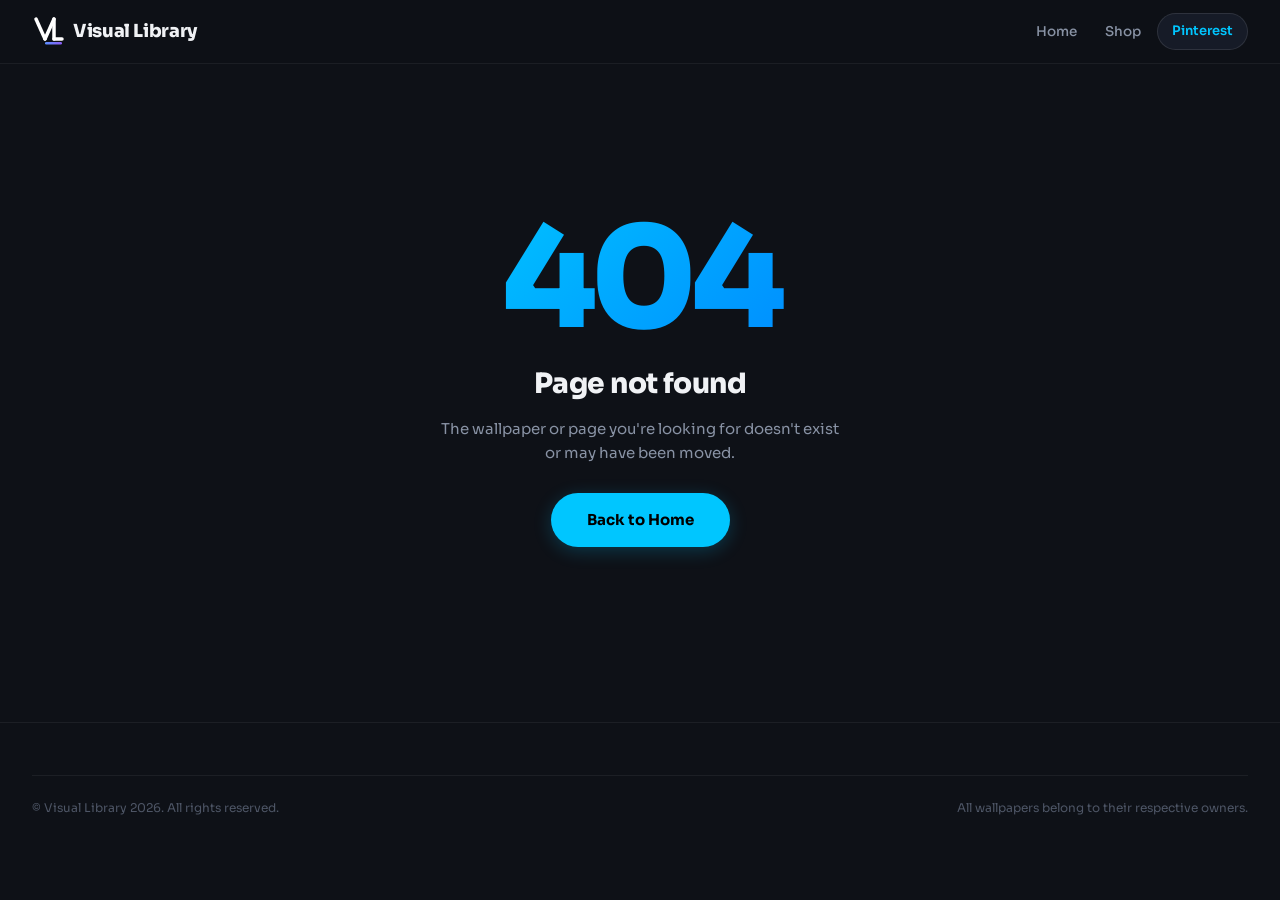
<file: wallpaper.html>
<!DOCTYPE html>
<html lang="en">

<head>
  <meta charset="UTF-8" />
  <meta name="viewport" content="width=device-width,initial-scale=1,maximum-scale=5" />
  <title>Wallpaper — Visual Library</title>
  <meta name="description" content="Download free HD and 4K wallpapers at Visual Library." />
  <meta property="og:type" content="article" />
  <meta property="og:title" content="Wallpaper — Visual Library" />
  <meta property="og:image" content="" />
  <link rel="canonical" href="https://visuallibrary.netlify.app/wallpaper.html" />
  <link rel="icon" type="image/svg+xml" href="/favicon.svg" />
  <link rel="preconnect" href="https://fonts.googleapis.com" />
  <link rel="preconnect" href="https://fonts.gstatic.com" crossorigin />
  <link href="https://fonts.googleapis.com/css2?family=Sora:wght@400;500;600;700;800;900&display=swap"
    rel="stylesheet" />
  <link rel="stylesheet" href="/css/style.css" />
  <!-- Google tag (gtag.js) -->
  <script async src="https://www.googletagmanager.com/gtag/js?id=G-85ST3PM7N6"></script>
  <script>window.dataLayer = window.dataLayer || []; function gtag() { dataLayer.push(arguments); } gtag('js', new Date()); gtag('config', 'G-85ST3PM7N6');</script>
</head>

<body data-page="wallpaper">

  <header class="site-header">
    <div class="header-inner">
      <a class="logo" href="/" aria-label="Visual Library Home">
        <img src="/logo-header.svg" width="32" height="32" alt="VL" />
        <span>Visual Library</span>
      </a>
      <div class="header-search-wrap">
        <form class="vl-search" role="search" autocomplete="off">
          <div class="search-box">
            <svg fill="none" viewBox="0 0 24 24" aria-hidden="true">
              <path d="M21 21l-4.35-4.35M11 19a8 8 0 1 1 0-16 8 8 0 0 1 0 16z" stroke="currentColor"
                stroke-linecap="round" stroke-linejoin="round" stroke-width="2" />
            </svg>
            <input name="q" placeholder="Search wallpapers..." type="text" aria-label="Search wallpapers" />
            <button class="search-submit" type="button">Search</button>
          </div>
          <div class="search-dropdown" role="listbox"></div>
        </form>
      </div>
      <nav class="header-nav" aria-label="Main navigation">
        <a href="/">Home</a>
        <a href="/shop.html" class="shop-nav-btn">Shop</a>
        <a class="pin-btn" href="https://www.pinterest.com/the_visuallibrary/" target="_blank"
          rel="noopener noreferrer">
          <svg style="width:13px;height:13px;fill:currentColor" viewBox="0 0 24 24" aria-hidden="true">
            <path
              d="M12 0a12 12 0 0 0-4.37 23.17c-.06-.94-.11-2.38.02-3.4.12-.93.8-5.9.8-5.9s-.2-.4-.2-1c0-.94.55-1.64 1.23-1.64.58 0 .86.43.86.96 0 .58-.37 1.46-.56 2.27-.16.68.34 1.23 1.01 1.23 1.21 0 2.14-1.28 2.14-3.12 0-1.63-1.17-2.77-2.84-2.77-1.94 0-3.08 1.45-3.08 2.95 0 .58.22 1.21.5 1.55a.2.2 0 0 1 .05.19c-.05.22-.17.68-.2.78-.03.13-.1.16-.24.1-.9-.42-1.46-1.73-1.46-2.79 0-2.27 1.65-4.36 4.76-4.36 2.5 0 4.44 1.78 4.44 4.16 0 2.48-1.57 4.48-3.74 4.48-.73 0-1.42-.38-1.65-.83l-.45 1.72c-.16.63-.6 1.42-.9 1.9A12 12 0 1 0 12 0z" />
          </svg>
          Pinterest
        </a>
      </nav>
      <button class="menu-toggle" id="menuToggle" aria-label="Toggle menu" aria-expanded="false"
        aria-controls="mobileNav">
        <svg fill="none" viewBox="0 0 24 24" aria-hidden="true">
          <path d="M4 6h16M4 12h16M4 18h16" stroke="currentColor" stroke-linecap="round" stroke-width="2" />
        </svg>
      </button>
    </div>
    <div class="mobile-search-bar" aria-hidden="true">
      <form class="vl-search" role="search" autocomplete="off">
        <div class="search-box">
          <svg fill="none" viewBox="0 0 24 24" aria-hidden="true">
            <path d="M21 21l-4.35-4.35M11 19a8 8 0 1 1 0-16 8 8 0 0 1 0 16z" stroke="currentColor"
              stroke-linecap="round" stroke-linejoin="round" stroke-width="2" />
          </svg>
          <input name="q" placeholder="Search..." type="text" aria-label="Search wallpapers" />
          <button class="search-submit" type="button">Go</button>
        </div>
        <div class="search-dropdown" role="listbox"></div>
      </form>
    </div>
    <nav class="mobile-nav" id="mobileNav" aria-label="Mobile navigation">
      <a href="/">Home</a>
      <a href="/shop.html" class="shop-nav-btn">Shop</a>
      <a href="https://www.pinterest.com/the_visuallibrary/" target="_blank" rel="noopener noreferrer">Pinterest</a>
    </nav>
  </header>

  <main>
    <section class="post-page">
      <div class="container">
        <a class="back-link" href="javascript:history.back()" aria-label="Go back">
          <svg fill="none" viewBox="0 0 24 24" aria-hidden="true">
            <path d="M19 12H5M5 12l7-7M5 12l7 7" stroke-linecap="round" stroke-linejoin="round" stroke-width="2" />
          </svg>
          Back
        </a>
        <div class="post-layout">
          <div class="post-img-wrap">
            <img id="wpImg" src="" alt="" width="800" height="1200" loading="eager" />
          </div>
          <div class="post-side">
            <h1 class="post-title" id="wpTitle"></h1>
            <div class="post-tags" id="wpTags" aria-label="Tags"></div>
            <div class="download-card">
              <a class="btn btn-cta dl-btn" id="dlBtn" href="#" target="_blank" rel="noopener noreferrer"
                aria-label="Download wallpaper">
                <svg style="width:17px;height:17px;fill:none;stroke:#fff;stroke-width:2.5" viewBox="0 0 24 24"
                  aria-hidden="true">
                  <path d="M12 3v13m0 0l-5-5m5 5l5-5M5 21h14" stroke-linecap="round" stroke-linejoin="round" />
                </svg>
                Download Wallpaper
              </a>
              <p class="dl-hint">Opens full resolution. On mobile tap &amp; hold → Save image. On desktop right-click →
                Save image as.</p>
            </div>
            <div class="post-info-card">
              All wallpapers are shared for personal, non-commercial use only. Copyrighted characters and artwork belong
              to their respective owners.
            </div>
            <div class="ad-unit ad-rect">
              <ins class="adsbygoogle" style="display:block" data-ad-client="ca-pub-4473438283681618"
                data-ad-slot="7825615087" data-ad-format="auto" data-full-width-responsive="true"></ins>
              <script>(adsbygoogle = window.adsbygoogle || []).push({});</script>
            </div>
          </div>
        </div>
        <section class="related-section" aria-label="Related wallpapers">
          <div class="section-hd">
            <h2>Related Wallpapers</h2>
            <a href="/">View All</a>
          </div>
          <div class="wp-grid" id="relatedGrid" role="list"></div>
        </section>
      </div>
    </section>
  </main>

  <footer class="site-footer">
    <div class="container">
      <div class="footer-bottom">
        <span>© Visual Library 2026. All rights reserved.</span>
        <span>All wallpapers belong to their respective owners.</span>
      </div>
    </div>
  </footer>

  <script src="/js/app.js"></script>
</body>

</html>
</file>
<file: css/style.css>
:root{
  --bg:#0E1117;
  --bg-2:#161B27;
  --bg-3:#1E2433;
  --bg-4:#242B3D;
  --accent:#00C6FF;
  --accent-dim:rgba(0,198,255,0.10);
  --accent-glow:rgba(0,198,255,0.20);
  --cta:#FF5C35;
  --cta-hover:#FF7A57;
  --text-1:#F0F2F5;
  --text-2:#8892A4;
  --text-3:#4E5666;
  --border:rgba(255,255,255,0.06);
  --border-2:rgba(255,255,255,0.10);
  --radius:16px;
  --radius-sm:10px;
  --shadow:0 16px 48px rgba(0,0,0,0.5);
  --maxw:1440px;
  --t:0.22s ease;
}
*,*::before,*::after{box-sizing:border-box;margin:0;padding:0;}
html{scroll-behavior:smooth;}
body{
  background:var(--bg);color:var(--text-1);
  font-family:'Sora',-apple-system,BlinkMacSystemFont,'Segoe UI',sans-serif;
  line-height:1.6;-webkit-font-smoothing:antialiased;
  overflow-x:hidden;min-height:100vh;
}
body>main{opacity:0;transform:translateY(16px);}
img{max-width:100%;display:block;}
a{color:inherit;text-decoration:none;}
ul{list-style:none;}
button{font-family:inherit;cursor:pointer;border:none;background:none;color:inherit;}
input{font-family:inherit;}
mark{background:var(--accent-dim);color:var(--accent);border-radius:3px;padding:0 2px;}
.container{max-width:var(--maxw);margin:0 auto;padding:0 32px;}
@media(max-width:768px){.container{padding:0 20px;}}
@media(max-width:480px){.container{padding:0 16px;}}

.site-header{
  position:sticky;top:0;z-index:200;
  background:rgba(14,17,23,0.90);
  backdrop-filter:blur(20px);-webkit-backdrop-filter:blur(20px);
  border-bottom:1px solid var(--border);
  transition:box-shadow var(--t);
}
.site-header.scrolled{box-shadow:0 4px 32px rgba(0,0,0,0.45);}
.header-inner{
  display:flex;align-items:center;gap:20px;
  padding:13px 32px;max-width:var(--maxw);margin:0 auto;
}
@media(max-width:768px){.header-inner{padding:12px 20px;gap:14px;}}

.logo{
  display:flex;align-items:center;gap:9px;
  font-weight:800;font-size:18px;flex-shrink:0;
  letter-spacing:-0.02em;transition:opacity var(--t);
}
.logo:hover{opacity:0.8;}
.logo img{width:32px;height:32px;flex-shrink:0;}
.logo-mark{
  width:32px;height:32px;
  background:linear-gradient(135deg,var(--accent),#0088FF);
  border-radius:9px;display:flex;align-items:center;
  justify-content:center;font-size:16px;font-weight:900;
  flex-shrink:0;color:#000;
  box-shadow:0 4px 12px rgba(0,198,255,0.25);
}

.header-search-wrap{flex:1;max-width:520px;margin:0 auto;position:relative;}
.search-box{
  display:flex;align-items:center;
  background:var(--bg-2);border:1px solid var(--border-2);
  border-radius:999px;overflow:hidden;
  transition:border-color var(--t),box-shadow var(--t);
}
.search-box:focus-within{
  border-color:var(--accent);
  box-shadow:0 0 0 3px var(--accent-dim);
}
.search-box svg{width:16px;height:16px;stroke:var(--text-3);flex-shrink:0;margin-left:16px;}
.search-box input{
  flex:1;padding:10px 12px;background:transparent;
  border:none;outline:none;color:var(--text-1);font-size:14px;
  font-family:'Sora',sans-serif;min-width:0;
}
.search-box input::placeholder{color:var(--text-3);}
.search-box .search-submit{
  padding:7px 16px;margin:4px;background:var(--accent);
  color:#000;border-radius:999px;font-size:12.5px;
  font-weight:700;white-space:nowrap;flex-shrink:0;
  transition:background var(--t);
}
.search-box .search-submit:hover{background:var(--cta);color:#fff;}

.search-dropdown{
  position:absolute;top:calc(100% + 8px);left:0;right:0;
  background:var(--bg-2);border:1px solid var(--border-2);
  border-radius:var(--radius);overflow:hidden;
  box-shadow:var(--shadow);display:none;z-index:300;
}
.search-dropdown.open{display:block;animation:dropIn 0.16s ease;}
@keyframes dropIn{from{opacity:0;transform:translateY(-6px);}to{opacity:1;transform:translateY(0);}}
.search-item{
  display:flex;align-items:center;gap:11px;
  padding:10px 14px;cursor:pointer;
  border-bottom:1px solid var(--border);
  transition:background var(--t);
}
.search-item:last-child{border-bottom:none;}
.search-item:hover{background:var(--bg-3);}
.search-item-thumb{
  width:34px;height:50px;border-radius:6px;
  object-fit:cover;flex-shrink:0;background:var(--bg-3);
  display:flex;align-items:center;justify-content:center;font-size:16px;
}
.search-item-info{flex:1;min-width:0;}
.search-item-title{font-size:13px;font-weight:600;white-space:nowrap;overflow:hidden;text-overflow:ellipsis;}
.search-item-sub{font-size:11.5px;color:var(--text-2);margin-top:2px;}
.search-item-badge{
  font-size:10.5px;padding:3px 9px;
  background:var(--accent-dim);color:var(--accent);
  border-radius:999px;white-space:nowrap;flex-shrink:0;font-weight:700;
}

.header-nav{display:none;gap:4px;align-items:center;margin-left:auto;flex-shrink:0;}
.header-nav a{
  font-size:13.5px;color:var(--text-2);
  padding:7px 12px;border-radius:var(--radius-sm);
  transition:all var(--t);font-weight:500;
}
.header-nav a:hover{color:var(--text-1);background:var(--bg-2);}
.pin-btn{
  display:flex!important;align-items:center;gap:6px;
  background:var(--bg-2)!important;color:var(--accent)!important;
  border:1px solid var(--border-2)!important;
  padding:7px 14px!important;border-radius:999px!important;
  font-weight:600!important;font-size:13px!important;
  transition:all var(--t)!important;
}
.pin-btn:hover{background:var(--accent)!important;color:#000!important;border-color:var(--accent)!important;}
.menu-toggle{
  margin-left:auto;padding:9px;display:flex;
  background:var(--bg-2);border:1px solid var(--border-2);
  border-radius:var(--radius-sm);transition:border-color var(--t);
}
.menu-toggle:hover{border-color:var(--accent);}
.menu-toggle svg{width:18px;height:18px;stroke:var(--text-1);}

.mobile-search-bar{padding:0 20px 12px;}
.mobile-search-bar .search-box{border-radius:12px;}
.mobile-nav{
  display:none;flex-direction:column;
  border-top:1px solid var(--border);
  padding:10px 20px 14px;gap:2px;
}
.mobile-nav.open{display:flex;animation:dropIn 0.18s ease;}
.mobile-nav a{
  font-size:15px;color:var(--text-2);
  padding:11px 12px;border-radius:var(--radius-sm);
  transition:all var(--t);font-weight:500;
}
.mobile-nav a:hover{color:var(--text-1);background:var(--bg-2);}

@media(min-width:960px){
  .header-nav{display:flex;}
  .menu-toggle{display:none;}
  .mobile-search-bar{display:none!important;}
  .header-search-wrap{display:block;}
}
@media(max-width:959px){.header-search-wrap{display:none;}}

.hero{
  position:relative;padding:72px 32px 52px;
  text-align:center;overflow:hidden;
}
@media(max-width:768px){.hero{padding:48px 20px 36px;}}
.hero-bg{
  position:absolute;inset:0;pointer-events:none;
  background:
    radial-gradient(ellipse 80% 60% at 50% -10%,rgba(0,198,255,0.10) 0%,transparent 70%),
    radial-gradient(ellipse 40% 40% at 80% 80%,rgba(255,92,53,0.05) 0%,transparent 60%);
}
.hero-eyebrow{
  display:inline-flex;align-items:center;gap:8px;
  font-size:11.5px;font-weight:700;letter-spacing:0.10em;
  text-transform:uppercase;color:var(--accent);
  background:var(--accent-dim);border:1px solid rgba(0,198,255,0.18);
  padding:5px 14px;border-radius:999px;margin-bottom:20px;
}
.hero-eyebrow span{
  width:5px;height:5px;background:var(--accent);
  border-radius:50%;animation:blink 1.6s ease-in-out infinite;
}
@keyframes blink{0%,100%{opacity:1;}50%{opacity:0.3;}}
.hero h1{
  font-size:clamp(32px,5.5vw,68px);font-weight:900;
  letter-spacing:-0.04em;line-height:1.05;margin-bottom:16px;
  background:linear-gradient(135deg,#F0F2F5 0%,#8892A4 100%);
  -webkit-background-clip:text;-webkit-text-fill-color:transparent;background-clip:text;
}
.hero h1 .hi{
  background:linear-gradient(135deg,var(--accent),#0088FF);
  -webkit-background-clip:text;-webkit-text-fill-color:transparent;background-clip:text;
}
.hero p{color:var(--text-2);font-size:clamp(14px,2vw,17px);margin-bottom:32px;max-width:520px;margin-left:auto;margin-right:auto;}
.hero-search{max-width:600px;margin:0 auto;filter:drop-shadow(0 8px 28px rgba(0,198,255,0.12));}
.hero-search .search-box{padding:4px;border-radius:999px;}
.hero-search .search-box input{padding:13px 16px;font-size:15px;}
.hero-search .search-box svg{margin-left:18px;width:18px;height:18px;}
.hero-search .search-submit{padding:11px 26px;font-size:14px;}
.hero-search .search-dropdown{border-radius:var(--radius);}
.hero-stats{display:flex;justify-content:center;gap:36px;margin-top:36px;flex-wrap:wrap;}
.hero-stat{text-align:center;}
.hero-stat strong{display:block;font-size:20px;font-weight:900;letter-spacing:-0.02em;}
.hero-stat span{font-size:11px;color:var(--text-2);text-transform:uppercase;letter-spacing:0.07em;margin-top:2px;display:block;}

.categories-section{padding:6px 0 28px;}
.cat-scroll-wrap{overflow-x:auto;padding:0 32px;}
.cat-scroll-wrap::-webkit-scrollbar{height:0;}
@media(max-width:768px){.cat-scroll-wrap{padding:0 20px;}}
.cat-scroll{display:flex;gap:8px;padding-bottom:4px;width:max-content;}
.cat-chip{
  flex-shrink:0;padding:8px 18px;
  background:var(--bg-2);border:1px solid var(--border-2);
  border-radius:999px;font-size:13px;font-weight:500;
  color:var(--text-2);white-space:nowrap;cursor:pointer;
  transition:all var(--t);font-family:'Sora',sans-serif;
}
.cat-chip:hover{color:var(--text-1);border-color:var(--accent);background:var(--accent-dim);}
.cat-chip.active{background:var(--accent);border-color:var(--accent);color:#000;font-weight:700;box-shadow:0 4px 14px rgba(0,198,255,0.28);}

.section-hd{display:flex;align-items:center;justify-content:space-between;margin-bottom:20px;}
.section-hd h2{font-size:21px;font-weight:800;letter-spacing:-0.02em;}
.section-hd a{font-size:13px;color:var(--accent);font-weight:600;transition:color var(--t);}
.section-hd a:hover{color:var(--cta);}

.wp-section{padding:6px 0 60px;}
.wp-grid{columns:2;column-gap:12px;}
.wp-grid .wp-card{break-inside:avoid;margin-bottom:12px;}
@media(min-width:560px){.wp-grid{columns:3;column-gap:14px;}.wp-grid .wp-card{margin-bottom:14px;}}
@media(min-width:860px){.wp-grid{columns:4;}}
@media(min-width:1100px){.wp-grid{columns:5;}}
@media(min-width:1360px){.wp-grid{columns:6;}}

.wp-card{
  background:var(--bg-2);border-radius:var(--radius);
  overflow:hidden;border:1px solid var(--border);
  transition:transform var(--t),box-shadow var(--t),border-color var(--t);
  cursor:pointer;display:block;position:relative;
}
.wp-card:hover{transform:translateY(-5px);box-shadow:var(--shadow),0 0 0 1px var(--accent);border-color:var(--accent);z-index:2;}
.wp-thumb{position:relative;overflow:hidden;}
.wp-thumb img{width:100%;height:auto;display:block;transition:transform 0.45s ease;}
.wp-card:hover .wp-thumb img{transform:scale(1.05);}
.wp-overlay{
  position:absolute;inset:0;
  background:linear-gradient(to top,rgba(14,17,23,0.80) 0%,transparent 55%);
  opacity:0;transition:opacity var(--t);
  display:flex;align-items:flex-end;padding:12px;
}
.wp-card:hover .wp-overlay{opacity:1;}
.wp-quick-dl{
  display:flex;align-items:center;gap:5px;
  background:var(--cta);color:#fff;
  padding:6px 12px;border-radius:999px;
  font-size:11.5px;font-weight:700;
}
.wp-badge{
  position:absolute;top:9px;left:9px;
  background:rgba(14,17,23,0.80);backdrop-filter:blur(8px);
  color:var(--text-1);font-size:10px;font-weight:700;
  padding:4px 9px;border-radius:999px;
  border:1px solid var(--border-2);text-transform:uppercase;letter-spacing:0.04em;
}
.wp-res{
  position:absolute;top:9px;right:9px;
  background:rgba(0,198,255,0.88);color:#000;
  font-size:10px;font-weight:800;
  padding:3px 7px;border-radius:999px;letter-spacing:0.04em;
}
.wp-info{padding:10px 12px 12px;}
.wp-title{font-size:12.5px;font-weight:600;line-height:1.3;display:-webkit-box;-webkit-line-clamp:1;-webkit-box-orient:vertical;overflow:hidden;}
.wp-cat{font-size:11px;color:var(--text-3);margin-top:3px;font-weight:500;}
.load-more-wrap{text-align:center;margin-top:36px;}

.btn{
  display:inline-flex;align-items:center;gap:8px;
  padding:12px 28px;border-radius:999px;
  font-size:14px;font-weight:700;cursor:pointer;
  transition:all var(--t);font-family:'Sora',sans-serif;border:none;
}
.btn-accent{background:var(--accent);color:#000;box-shadow:0 4px 18px rgba(0,198,255,0.22);}
.btn-accent:hover{background:#22D4FF;transform:translateY(-2px);box-shadow:0 8px 26px rgba(0,198,255,0.38);}
.btn-cta{background:var(--cta);color:#fff;box-shadow:0 4px 18px rgba(255,92,53,0.22);}
.btn-cta:hover{background:var(--cta-hover);transform:translateY(-2px);}
.btn-outline{background:transparent;color:var(--text-1);border:1px solid var(--border-2);}
.btn-outline:hover{border-color:var(--accent);color:var(--accent);background:var(--accent-dim);}
.btn-lg{padding:15px 36px;font-size:15px;}
.dl-btn{animation:dlPulse 2.8s ease-in-out infinite;}
@keyframes dlPulse{0%,100%{transform:scale(1);}50%{transform:scale(1.02);}}

.post-page{padding:32px 0 60px;}
.back-link{
  display:inline-flex;align-items:center;gap:7px;
  font-size:13px;color:var(--text-2);font-weight:500;
  transition:color var(--t);width:fit-content;margin-bottom:24px;
}
.back-link:hover{color:var(--accent);}
.back-link svg{width:15px;height:15px;stroke:currentColor;}
.post-layout{display:grid;grid-template-columns:1fr;gap:28px;align-items:start;}
@media(min-width:1024px){.post-layout{grid-template-columns:minmax(0,1fr) 360px;gap:36px;}}.post-img-wrap{
  background:var(--bg-2);border-radius:var(--radius);
  overflow:hidden;border:1px solid var(--border);
}
@media(min-width:1024px){.post-img-wrap{position:sticky;top:84px;width:100%;}}
.post-img-wrap img{width:100%;height:auto;display:block;border-radius:var(--radius);}
.post-side{display:flex;flex-direction:column;gap:16px;}

.post-title{font-size:clamp(20px,3vw,30px);font-weight:900;letter-spacing:-0.03em;line-height:1.15;}
.post-tags{display:flex;flex-wrap:wrap;gap:7px;}
.tag{
  font-size:12px;padding:5px 12px;border-radius:999px;
  background:var(--bg-3);border:1px solid var(--border-2);
  color:var(--text-2);font-weight:500;transition:all var(--t);
}
.tag:hover{border-color:var(--accent);color:var(--accent);}
.tag.cat-tag{background:var(--accent-dim);border-color:rgba(0,198,255,0.22);color:var(--accent);font-weight:700;}
.download-card{background:var(--bg-2);border:1px solid var(--border-2);border-radius:var(--radius);padding:20px;}
.download-card .btn-cta{width:100%;justify-content:center;padding:15px;font-size:15px;border-radius:12px;}
.dl-hint{font-size:12px;color:var(--text-3);margin-top:10px;text-align:center;line-height:1.6;}
.post-info-card{background:var(--bg-2);border:1px solid var(--border);border-radius:var(--radius);padding:16px 18px;font-size:13.5px;color:var(--text-2);line-height:1.7;}
.related-section{padding:44px 0 60px;}

.cat-hero{padding:44px 0 28px;}
.cat-hero h1{font-size:clamp(24px,4vw,40px);font-weight:900;letter-spacing:-0.03em;margin-bottom:10px;}
.cat-hero p{color:var(--text-2);font-size:14.5px;max-width:580px;}
.sub-cats{display:flex;flex-wrap:wrap;gap:8px;margin-top:18px;}

.search-hero{padding:36px 0 20px;}
.search-hero h1{font-size:clamp(20px,3.5vw,34px);font-weight:900;letter-spacing:-0.02em;}
.search-hero p{color:var(--text-2);font-size:13.5px;margin-top:6px;}

.static-page{padding:52px 0 80px;}
.static-page h1{font-size:clamp(26px,4vw,40px);font-weight:900;letter-spacing:-0.03em;margin-bottom:28px;}
.static-content{max-width:720px;background:var(--bg-2);border:1px solid var(--border);border-radius:var(--radius);padding:36px;}
@media(max-width:640px){.static-content{padding:24px;}}
.static-content h2{font-size:18px;font-weight:800;color:var(--text-1);margin:28px 0 10px;letter-spacing:-0.01em;}
.static-content h2:first-child{margin-top:0;}
.static-content p{color:var(--text-2);font-size:14px;margin-bottom:12px;line-height:1.75;}
.static-content ul{padding-left:18px;list-style:disc;margin-bottom:12px;}
.static-content ul li{color:var(--text-2);font-size:14px;margin-bottom:7px;line-height:1.7;}
.static-content a{color:var(--accent);}
.static-content a:hover{color:var(--cta);}
.static-content hr{border:none;border-top:1px solid var(--border-2);margin:32px 0;}
.contact-email{
  display:inline-flex;align-items:center;gap:7px;
  background:var(--accent-dim);border:1px solid rgba(0,198,255,0.18);
  color:var(--accent);padding:9px 18px;border-radius:999px;
  font-weight:600;font-size:13.5px;margin-top:6px;transition:all var(--t);
}
.contact-email:hover{background:var(--accent);color:#000;}

.admin-page{padding:44px 0 80px;}
.admin-page h1{font-size:30px;font-weight:900;letter-spacing:-0.03em;margin-bottom:28px;}
.admin-lock{max-width:400px;margin:0 auto;text-align:center;padding:40px 28px;background:var(--bg-2);border:1px solid var(--border);border-radius:var(--radius);}
.admin-lock h2{font-size:20px;font-weight:800;margin-bottom:6px;}
.admin-lock p{color:var(--text-2);font-size:13.5px;margin-bottom:22px;}
.admin-lock input{width:100%;padding:12px 16px;background:var(--bg-3);border:1px solid var(--border-2);border-radius:var(--radius-sm);color:var(--text-1);font-size:15px;margin-bottom:10px;text-align:center;letter-spacing:0.12em;font-family:'Sora',sans-serif;transition:border-color var(--t);}
.admin-lock input:focus{outline:none;border-color:var(--accent);}
.stats-grid{display:grid;grid-template-columns:repeat(auto-fit,minmax(180px,1fr));gap:14px;margin-bottom:28px;}
.stat-card{background:var(--bg-2);border:1px solid var(--border);border-radius:var(--radius);padding:22px;transition:border-color var(--t);}
.stat-card:hover{border-color:var(--accent);}
.stat-card .num{font-size:34px;font-weight:900;letter-spacing:-0.04em;color:var(--accent);line-height:1;}
.stat-card .label{font-size:12px;color:var(--text-2);margin-top:6px;text-transform:uppercase;letter-spacing:0.07em;font-weight:600;}
.cat-stats{display:flex;flex-direction:column;gap:9px;}
.cat-stat-row{display:flex;align-items:center;justify-content:space-between;background:var(--bg-2);border:1px solid var(--border);border-radius:var(--radius-sm);padding:13px 16px;}
.cat-stat-row .cat-name{font-weight:600;font-size:13.5px;}
.cat-stat-row .cat-count{font-size:12.5px;color:var(--accent);font-weight:700;background:var(--accent-dim);padding:3px 10px;border-radius:999px;}
.cat-bar-wrap{flex:1;margin:0 14px;height:3px;background:var(--bg-3);border-radius:999px;overflow:hidden;}
.cat-bar{height:100%;background:var(--accent);border-radius:999px;transition:width 0.5s ease;}

.page-404{min-height:70vh;display:flex;align-items:center;justify-content:center;text-align:center;padding:40px 20px;}
.page-404-inner{}
.page-404 .code{font-size:clamp(80px,15vw,140px);font-weight:900;letter-spacing:-0.05em;line-height:1;background:linear-gradient(135deg,var(--accent),#0088FF);-webkit-background-clip:text;-webkit-text-fill-color:transparent;background-clip:text;}
.page-404 h1{font-size:clamp(20px,3vw,28px);font-weight:800;margin:12px 0 10px;letter-spacing:-0.02em;}
.page-404 p{color:var(--text-2);font-size:15px;margin-bottom:28px;max-width:400px;margin-left:auto;margin-right:auto;}

.empty-state{text-align:center;padding:72px 20px;color:var(--text-2);grid-column:1/-1;}
.empty-state svg{width:44px;height:44px;stroke:var(--text-3);margin:0 auto 14px;}
.empty-state h3{font-size:17px;font-weight:700;color:var(--text-1);margin-bottom:7px;}
.empty-state p{font-size:13.5px;}

.site-footer{border-top:1px solid var(--border);padding:52px 0 28px;margin-top:28px;}
.footer-grid{display:grid;grid-template-columns:1fr;gap:36px;margin-bottom:36px;}
@media(min-width:720px){.footer-grid{grid-template-columns:2fr 1fr 1fr;}}
.footer-logo{margin-bottom:12px;}
.footer-desc{color:var(--text-2);font-size:13px;max-width:260px;line-height:1.7;}
.footer-col h4{font-size:10.5px;text-transform:uppercase;letter-spacing:0.10em;color:var(--text-3);margin-bottom:14px;font-weight:700;}
.footer-col ul li{margin-bottom:10px;}
.footer-col a{font-size:13px;color:var(--text-2);font-weight:500;transition:color var(--t);}
.footer-col a:hover{color:var(--accent);}
.footer-bottom{border-top:1px solid var(--border);padding-top:22px;display:flex;flex-wrap:wrap;gap:10px;justify-content:space-between;font-size:12px;color:var(--text-3);}

::-webkit-scrollbar{width:5px;height:5px;}
::-webkit-scrollbar-track{background:var(--bg);}
::-webkit-scrollbar-thumb{background:var(--bg-4);border-radius:999px;}
::-webkit-scrollbar-thumb:hover{background:var(--accent);}
::selection{background:var(--accent-dim);color:var(--accent);}
.shop-nav-btn{
  padding:7px 12px;
  background:transparent;
  border:none;
  border-radius:var(--radius-sm);
  color:var(--accent);
  font-size:13.5px;font-weight:700;
  transition:all var(--t);
}
.shop-nav-btn:hover{
  color:var(--accent);
  background:var(--bg-2);
}



/* ── Google AdSense Ad Containers ─────────────────────────────────────── */
.ad-unit{
  position:relative;
  text-align:center;
  margin:0 auto;
  width:100%;
  max-width:var(--maxw);
  padding-left:32px;padding-right:32px;
  /* No ::before label — no "Advertisement" text ever */
}
@media(max-width:768px){.ad-unit{padding-left:20px;padding-right:20px;}}
@media(max-width:480px){.ad-unit{padding-left:16px;padding-right:16px;}}

/* Strip ad — thin, no big empty space */
.ad-strip{
  padding:6px 0 6px;
  background:var(--bg-2);
  min-height:0;
  overflow:hidden;
}
.ad-strip .adsbygoogle{
  min-height:50px;
  max-height:100px;
}

/* Rectangle ad — below grid */
.ad-rect{
  padding:16px 0 12px;
  margin-top:4px;
}

/* Wallpaper page side ad */
.ad-wallpaper-side{
  padding:8px 0;
  margin:8px 0;
}

/* ── In-grid ad card — matches wallpaper card dimensions ─────────────── */
/* No text label, no "AD" badge — blends naturally into the grid */
.ad-ingrid-card{
  border-radius:var(--radius);
  overflow:hidden;
  background:var(--bg-2);
  border:1px solid var(--border);
  aspect-ratio:2/3;
  display:flex;
  align-items:stretch;
  justify-content:stretch;
  min-height:260px;
}
.ad-ingrid-card ins.adsbygoogle{
  width:100% !important;
  height:100% !important;
  display:flex !important;
  flex:1;
}
</file>
